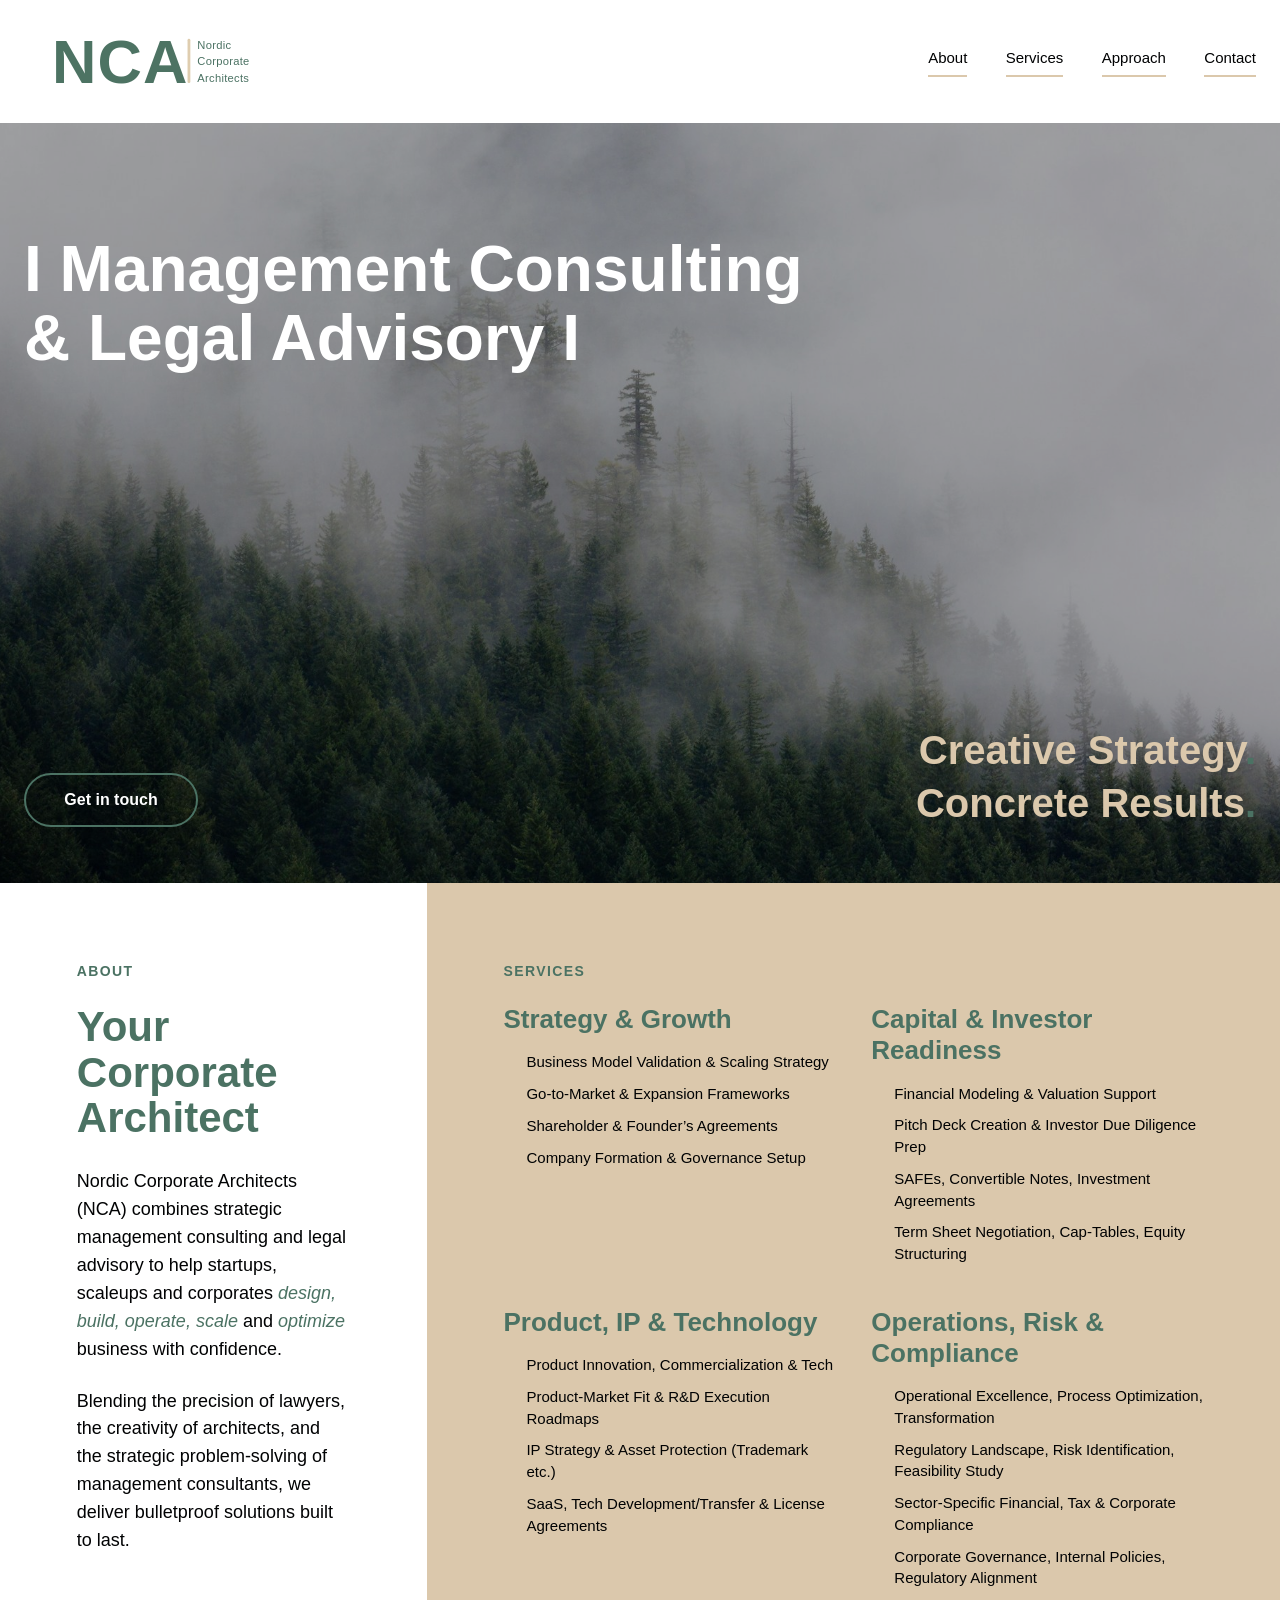
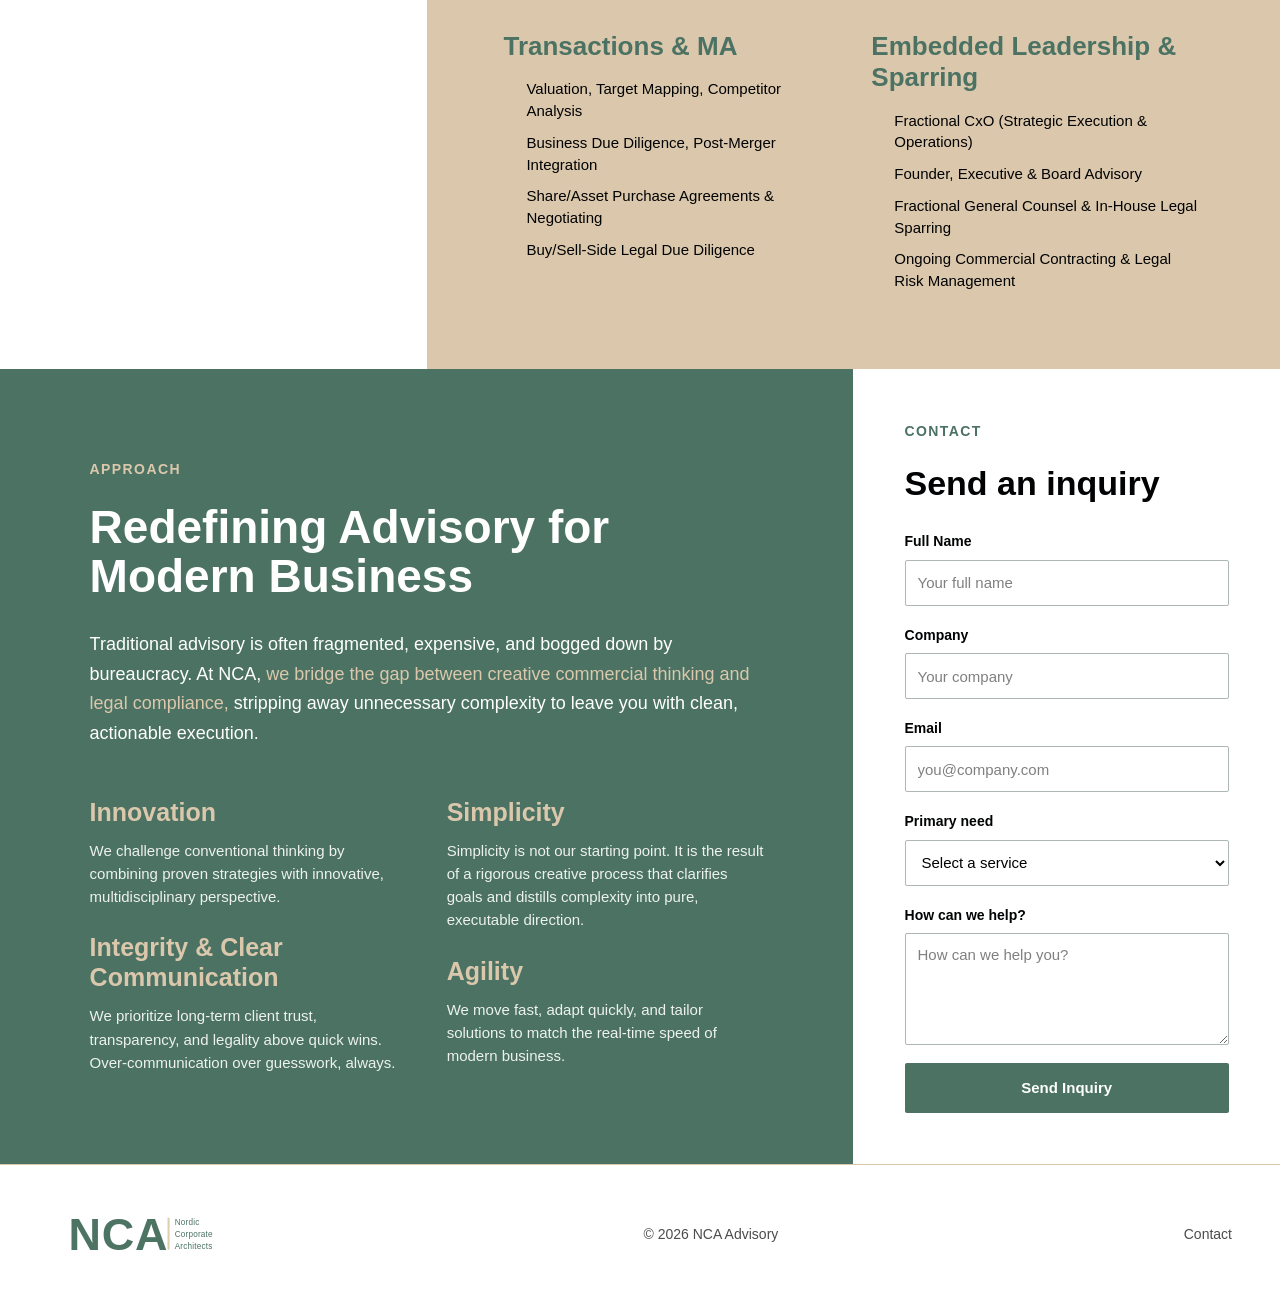
<file: index.html>
<!DOCTYPE html><!--qWGcJBD__X7987jmN_aBA--><html lang="en"><head><meta charSet="utf-8"/><meta name="viewport" content="width=device-width, initial-scale=1"/><link rel="preload" as="image" href="/_next/static/media/nca_logo.1916ac34.svg"/><link rel="preload" as="image" href="/images/hero_background_01.jpg"/><link rel="stylesheet" href="/_next/static/css/9f912f3a7a15a907.css" data-precedence="next"/><link rel="preload" as="script" fetchPriority="low" href="/_next/static/chunks/webpack-4e6bf084ac60582b.js"/><script src="/_next/static/chunks/4bd1b696-c023c6e3521b1417.js" async=""></script><script src="/_next/static/chunks/255-1f92380adbc6ec99.js" async=""></script><script src="/_next/static/chunks/main-app-1a03d2132babcd87.js" async=""></script><script src="/_next/static/chunks/850-9fa46099ca4fc916.js" async=""></script><script src="/_next/static/chunks/app/page-935fbdeb85a4fcc6.js" async=""></script><title>NCA</title><meta name="description" content="NCA combines strategic management consulting and legal advisory for modern businesses."/><link rel="icon" href="/icon.svg?50482b722c4ceec4" type="image/svg+xml" sizes="any"/><script src="/_next/static/chunks/polyfills-42372ed130431b0a.js" noModule=""></script></head><body><div hidden=""><!--$--><!--/$--></div><main><header class="site-header"><div class="site-header-inner"><a aria-label="NCA Advisory home" class="brand-link" href="/"><img alt="Nordic Corporate Architects" width="960" height="255" decoding="async" data-nimg="1" class="brand-logo" style="color:transparent" src="/_next/static/media/nca_logo.1916ac34.svg"/></a><nav aria-label="Main navigation" class="main-nav"><a href="#about">About</a><a href="#services">Services</a><a href="#approach">Approach</a><a href="#contact">Contact</a></nav></div></header><section aria-labelledby="hero-title" class="home-hero" id="top"><img alt="Misty evergreen forest" decoding="async" data-nimg="fill" class="hero-image" style="position:absolute;height:100%;width:100%;left:0;top:0;right:0;bottom:0;color:transparent" src="/images/hero_background_01.jpg"/><div aria-hidden="true" class="hero-shade"></div><div class="hero-inner"><div class="hero-copy page-enter"><h1 class="home-hero-title" id="hero-title">I Management Consulting<br/>&amp; Legal Advisory I</h1></div><div class="hero-bottom-row"><a class="hero-contact-button" href="/kontakt/">Get in touch</a><div aria-label="Our promise" class="hero-promises"><p>Creative Strategy<span>.</span></p><p>Concrete Results<span>.</span></p></div></div></div></section><section aria-labelledby="intro-title" class="intro-section" id="about"><div class="about-panel"><p class="section-eyebrow">About</p><h2 class="about-title" id="intro-title">Your Corporate Architect</h2><div class="about-copy"><p>Nordic Corporate Architects (NCA) combines strategic management consulting and legal advisory to help startups, scaleups and corporates <em>design, build, operate, scale</em> and <em>optimize</em> business with confidence.</p><p>Blending the precision of lawyers, the creativity of architects, and the strategic problem-solving of management consultants, we deliver bulletproof solutions built to last.</p></div></div><div aria-labelledby="services-title" class="services-panel" id="services"><h2 class="section-eyebrow" id="services-title">Services</h2><div class="services-list"><article class="service-group"><h3>Strategy &amp; Growth</h3><ul><li>Business Model Validation &amp; Scaling Strategy</li><li>Go-to-Market &amp; Expansion Frameworks</li><li>Shareholder &amp; Founder’s Agreements</li><li>Company Formation &amp; Governance Setup</li></ul></article><article class="service-group"><h3>Capital &amp; Investor Readiness</h3><ul><li>Financial Modeling &amp; Valuation Support</li><li>Pitch Deck Creation &amp; Investor Due Diligence Prep</li><li>SAFEs, Convertible Notes, Investment Agreements</li><li>Term Sheet Negotiation, Cap-Tables, Equity Structuring</li></ul></article><article class="service-group"><h3>Product, IP &amp; Technology</h3><ul><li>Product Innovation, Commercialization &amp; Tech</li><li>Product-Market Fit &amp; R&amp;D Execution Roadmaps</li><li>IP Strategy &amp; Asset Protection (Trademark etc.)</li><li>SaaS, Tech Development/Transfer &amp; License Agreements</li></ul></article><article class="service-group"><h3>Operations, Risk &amp; Compliance</h3><ul><li>Operational Excellence, Process Optimization, Transformation</li><li>Regulatory Landscape, Risk Identification, Feasibility Study</li><li>Sector-Specific Financial, Tax &amp; Corporate Compliance</li><li>Corporate Governance, Internal Policies, Regulatory Alignment</li></ul></article><article class="service-group"><h3>Transactions &amp; MA</h3><ul><li>Valuation, Target Mapping, Competitor Analysis</li><li>Business Due Diligence, Post-Merger Integration</li><li>Share/Asset Purchase Agreements &amp; Negotiating</li><li>Buy/Sell-Side Legal Due Diligence</li></ul></article><article class="service-group"><h3>Embedded Leadership &amp; Sparring</h3><ul><li>Fractional CxO (Strategic Execution &amp; Operations)</li><li>Founder, Executive &amp; Board Advisory</li><li>Fractional General Counsel &amp; In-House Legal Sparring</li><li>Ongoing Commercial Contracting &amp; Legal Risk Management</li></ul></article></div></div></section><section aria-labelledby="approach-title" class="approach-contact-section" id="approach"><div class="approach-main"><p class="approach-eyebrow">Approach</p><h2 id="approach-title">Redefining Advisory for Modern Business</h2><p class="approach-description">Traditional advisory is often fragmented, expensive, and bogged down by bureaucracy. At NCA, <span>we bridge the gap between creative commercial thinking and legal compliance,</span> stripping away unnecessary complexity to leave you with clean, actionable execution.</p><div class="principles-grid"><div class="principles-column"><article class="principle-item"><h3>Innovation</h3><p>We challenge conventional thinking by combining proven strategies with innovative, multidisciplinary perspective.</p></article><article class="principle-item"><h3>Integrity &amp; Clear Communication</h3><p>We prioritize long-term client trust, transparency, and legality above quick wins. Over-communication over guesswork, always.</p></article></div><div class="principles-column"><article class="principle-item"><h3>Simplicity</h3><p>Simplicity is not our starting point. It is the result of a rigorous creative process that clarifies goals and distills complexity into pure, executable direction.</p></article><article class="principle-item"><h3>Agility</h3><p>We move fast, adapt quickly, and tailor solutions to match the real-time speed of modern business.</p></article></div></div></div><aside aria-labelledby="inquiry-title" class="inquiry-panel" id="contact"><p class="inquiry-eyebrow">Contact</p><h2 id="inquiry-title">Send an inquiry</h2><form class="inquiry-form"><div class="inquiry-field"><label for="inquiry-name">Full Name</label><input autoComplete="name" id="inquiry-name" maxLength="120" placeholder="Your full name" required="" name="name"/></div><div class="inquiry-field"><label for="inquiry-company">Company</label><input autoComplete="organization" id="inquiry-company" maxLength="160" placeholder="Your company" required="" name="company"/></div><div class="inquiry-field"><label for="inquiry-email">Email</label><input autoComplete="email" id="inquiry-email" maxLength="254" placeholder="you@company.com" required="" type="email" name="email"/></div><div class="inquiry-field"><label for="inquiry-need">Primary need</label><select id="inquiry-need" name="primary_need" required=""><option disabled="" value="" selected="">Select a service</option><option value="Strategy &amp; Growth">Strategy &amp; Growth</option><option value="Capital &amp; Investor Readiness">Capital &amp; Investor Readiness</option><option value="Product, IP &amp; Technology">Product, IP &amp; Technology</option><option value="Operations, Risk &amp; Compliance">Operations, Risk &amp; Compliance</option><option value="Transactions &amp; MA">Transactions &amp; MA</option><option value="Embedded Leadership &amp; Sparring">Embedded Leadership &amp; Sparring</option></select></div><div class="inquiry-field"><label for="inquiry-message">How can we help?</label><textarea id="inquiry-message" maxLength="5000" name="message" placeholder="How can we help you?" required="" rows="4"></textarea></div><button class="inquiry-submit" type="submit">Send Inquiry</button></form></aside></section><footer class="site-footer"><div class="site-footer-inner"><a aria-label="NCA Advisory home" class="footer-brand" href="/"><img alt="Nordic Corporate Architects" loading="lazy" width="960" height="255" decoding="async" data-nimg="1" style="color:transparent" src="/_next/static/media/nca_logo.1916ac34.svg"/></a><span>© <!-- -->2026<!-- --> NCA Advisory</span><a href="/kontakt/">Contact</a></div></footer></main><!--$--><!--/$--><script src="/_next/static/chunks/webpack-4e6bf084ac60582b.js" id="_R_" async=""></script><script>(self.__next_f=self.__next_f||[]).push([0])</script><script>self.__next_f.push([1,"1:\"$Sreact.fragment\"\n2:I[9766,[],\"\"]\n3:I[8924,[],\"\"]\n4:I[2619,[\"850\",\"static/chunks/850-9fa46099ca4fc916.js\",\"974\",\"static/chunks/app/page-935fbdeb85a4fcc6.js\"],\"\"]\n5:I[1356,[\"850\",\"static/chunks/850-9fa46099ca4fc916.js\",\"974\",\"static/chunks/app/page-935fbdeb85a4fcc6.js\"],\"Image\"]\nd:I[7150,[],\"\"]\n:HL[\"/_next/static/css/9f912f3a7a15a907.css\",\"style\"]\n"])</script><script>self.__next_f.push([1,"0:{\"P\":null,\"b\":\"qWGcJBD_-X7987jmN_aBA\",\"p\":\"\",\"c\":[\"\",\"\"],\"i\":false,\"f\":[[[\"\",{\"children\":[\"__PAGE__\",{}]},\"$undefined\",\"$undefined\",true],[\"\",[\"$\",\"$1\",\"c\",{\"children\":[[[\"$\",\"link\",\"0\",{\"rel\":\"stylesheet\",\"href\":\"/_next/static/css/9f912f3a7a15a907.css\",\"precedence\":\"next\",\"crossOrigin\":\"$undefined\",\"nonce\":\"$undefined\"}]],[\"$\",\"html\",null,{\"lang\":\"en\",\"children\":[\"$\",\"body\",null,{\"children\":[\"$\",\"$L2\",null,{\"parallelRouterKey\":\"children\",\"error\":\"$undefined\",\"errorStyles\":\"$undefined\",\"errorScripts\":\"$undefined\",\"template\":[\"$\",\"$L3\",null,{}],\"templateStyles\":\"$undefined\",\"templateScripts\":\"$undefined\",\"notFound\":[[\"$\",\"main\",null,{\"className\":\"flex min-h-screen flex-col\",\"children\":[[\"$\",\"header\",null,{\"className\":\"mx-auto flex w-full max-w-7xl items-center justify-between px-6 py-6 sm:px-10 lg:px-14\",\"children\":[[\"$\",\"$L4\",null,{\"aria-label\":\"NCA Advisory home\",\"className\":\"brand-link\",\"href\":\"/\",\"children\":[\"$\",\"$L5\",null,{\"alt\":\"Nordic Corporate Architects\",\"className\":\"brand-logo\",\"height\":255,\"priority\":true,\"src\":{\"src\":\"/_next/static/media/nca_logo.1916ac34.svg\",\"height\":220,\"width\":465,\"blurWidth\":0,\"blurHeight\":0},\"width\":960}]}],[\"$\",\"span\",null,{\"className\":\"page-nav-link\",\"children\":\"Page not found\"}]]}],[\"$\",\"section\",null,{\"className\":\"mx-auto flex w-full max-w-7xl flex-1 flex-col justify-center px-6 py-16 sm:px-10 lg:px-14\",\"children\":[[\"$\",\"p\",null,{\"className\":\"mb-5 text-xs font-bold uppercase tracking-[0.18em] text-[var(--primary)]\",\"children\":\"Error 404\"}],[\"$\",\"h1\",null,{\"className\":\"display-font leading-tight\",\"children\":\"This page could not be found.\"}],[\"$\",\"p\",null,{\"className\":\"body-text mt-5 max-w-md leading-relaxed text-[var(--muted)]\",\"children\":\"The link may be outdated, or the address may have been entered incorrectly.\"}],[\"$\",\"$L4\",null,{\"className\":\"mt-8 inline-flex w-fit border-b border-[var(--primary)] pb-2 text-sm font-bold text-[var(--primary)]\",\"href\":\"/\",\"children\":\"Back to home\"}]]}],[\"$\",\"footer\",null,{\"className\":\"border-t border-[var(--line)] px-6 py-8 sm:px-10 lg:px-14\",\"children\":[\"$\",\"div\",null,{\"className\":\"site-footer-inner\",\"children\":[[\"$\",\"$L4\",null,{\"aria-label\":\"NCA Advisory home\",\"className\":\"footer-brand\",\"href\":\"/\",\"children\":[\"$\",\"$L5\",null,{\"alt\":\"Nordic Corporate Architects\",\"height\":255,\"src\":\"$0:f:0:1:1:props:children:1:props:children:props:children:props:notFound:0:props:children:0:props:children:0:props:children:props:src\",\"width\":960}]}],[\"$\",\"span\",null,{\"children\":[\"© \",2026,\" NCA Advisory\"]}]]}]}]]}],[]],\"forbidden\":\"$undefined\",\"unauthorized\":\"$undefined\"}]}]}]]}],{\"children\":[\"__PAGE__\",[\"$\",\"$1\",\"c\",{\"children\":[[\"$\",\"main\",null,{\"children\":[[\"$\",\"header\",null,{\"className\":\"site-header\",\"children\":[\"$\",\"div\",null,{\"className\":\"site-header-inner\",\"children\":[[\"$\",\"$L4\",null,{\"aria-label\":\"NCA Advisory home\",\"className\":\"brand-link\",\"href\":\"/\",\"children\":[\"$\",\"$L5\",null,{\"alt\":\"Nordic Corporate Architects\",\"className\":\"brand-logo\",\"height\":255,\"priority\":true,\"src\":\"$0:f:0:1:1:props:children:1:props:children:props:children:props:notFound:0:props:children:0:props:children:0:props:children:props:src\",\"width\":960}]}],[\"$\",\"nav\",null,{\"aria-label\":\"Main navigation\",\"className\":\"main-nav\",\"children\":[[\"$\",\"a\",null,{\"href\":\"#about\",\"children\":\"About\"}],[\"$\",\"a\",null,{\"href\":\"#services\",\"children\":\"Services\"}],[\"$\",\"a\",null,{\"href\":\"#approach\",\"children\":\"Approach\"}],[\"$\",\"a\",null,{\"href\":\"#contact\",\"children\":\"Contact\"}]]}]]}]}],[\"$\",\"section\",null,{\"aria-labelledby\":\"hero-title\",\"className\":\"home-hero\",\"id\":\"top\",\"children\":[[\"$\",\"$L5\",null,{\"alt\":\"Misty evergreen forest\",\"className\":\"hero-image\",\"fill\":true,\"priority\":true,\"sizes\":\"100vw\",\"src\":\"/images/hero_background_01.jpg\"}],[\"$\",\"div\",null,{\"aria-hidden\":\"true\",\"className\":\"hero-shade\"}],[\"$\",\"div\",null,{\"className\":\"hero-inner\",\"children\":[[\"$\",\"div\",null,{\"className\":\"hero-copy page-enter\",\"children\":[\"$\",\"h1\",null,{\"className\":\"home-hero-title\",\"id\":\"hero-title\",\"children\":[\"I Management Consulting\",[\"$\",\"br\",null,{}],\"\u0026 Legal Advisory I\"]}]}],[\"$\",\"div\",null,{\"className\":\"hero-bottom-row\",\"children\":[[\"$\",\"$L4\",null,{\"className\":\"hero-contact-button\",\"href\":\"/kontakt/\",\"children\":\"Get in touch\"}],[\"$\",\"div\",null,{\"aria-label\":\"Our promise\",\"className\":\"hero-promises\",\"children\":[[\"$\",\"p\",null,{\"children\":[\"Creative Strategy\",[\"$\",\"span\",null,{\"children\":\".\"}]]}],[\"$\",\"p\",null,{\"children\":[\"Concrete Results\",[\"$\",\"span\",null,{\"children\":\".\"}]]}]]}]]}]]}]]}],[\"$\",\"section\",null,{\"aria-labelledby\":\"intro-title\",\"className\":\"intro-section\",\"id\":\"about\",\"children\":[[\"$\",\"div\",null,{\"className\":\"about-panel\",\"children\":[[\"$\",\"p\",null,{\"className\":\"section-eyebrow\",\"children\":\"About\"}],[\"$\",\"h2\",null,{\"className\":\"about-title\",\"id\":\"intro-title\",\"children\":\"Your Corporate Architect\"}],[\"$\",\"div\",null,{\"className\":\"about-copy\",\"children\":[[\"$\",\"p\",null,{\"children\":[\"Nordic Corporate Architects (NCA) combines strategic management consulting and legal advisory to help startups, scaleups and corporates \",[\"$\",\"em\",null,{\"children\":\"design, build, operate, scale\"}],\" and \",\"$L6\",\" business with confidence.\"]}],\"$L7\"]}]]}],\"$L8\"]}],\"$L9\",\"$La\"]}],null,\"$Lb\"]}],{},null,false]},null,false],\"$Lc\",false]],\"m\":\"$undefined\",\"G\":[\"$d\",[]],\"s\":false,\"S\":true}\n"])</script><script>self.__next_f.push([1,"10:I[9198,[\"850\",\"static/chunks/850-9fa46099ca4fc916.js\",\"974\",\"static/chunks/app/page-935fbdeb85a4fcc6.js\"],\"default\"]\n11:I[4431,[],\"OutletBoundary\"]\n13:I[5278,[],\"AsyncMetadataOutlet\"]\n15:I[4431,[],\"ViewportBoundary\"]\n17:I[4431,[],\"MetadataBoundary\"]\n18:\"$Sreact.suspense\"\n6:[\"$\",\"em\",null,{\"children\":\"optimize\"}]\n7:[\"$\",\"p\",null,{\"children\":\"Blending the precision of lawyers, the creativity of architects, and the strategic problem-solving of management consultants, we deliver bulletproof solutions built to last.\"}]\n"])</script><script>self.__next_f.push([1,"8:[\"$\",\"div\",null,{\"aria-labelledby\":\"services-title\",\"className\":\"services-panel\",\"id\":\"services\",\"children\":[[\"$\",\"h2\",null,{\"className\":\"section-eyebrow\",\"id\":\"services-title\",\"children\":\"Services\"}],[\"$\",\"div\",null,{\"className\":\"services-list\",\"children\":[[\"$\",\"article\",\"Strategy \u0026 Growth\",{\"className\":\"service-group\",\"children\":[[\"$\",\"h3\",null,{\"children\":\"Strategy \u0026 Growth\"}],[\"$\",\"ul\",null,{\"children\":[[\"$\",\"li\",\"Business Model Validation \u0026 Scaling Strategy\",{\"children\":\"Business Model Validation \u0026 Scaling Strategy\"}],[\"$\",\"li\",\"Go-to-Market \u0026 Expansion Frameworks\",{\"children\":\"Go-to-Market \u0026 Expansion Frameworks\"}],[\"$\",\"li\",\"Shareholder \u0026 Founder’s Agreements\",{\"children\":\"Shareholder \u0026 Founder’s Agreements\"}],[\"$\",\"li\",\"Company Formation \u0026 Governance Setup\",{\"children\":\"Company Formation \u0026 Governance Setup\"}]]}]]}],[\"$\",\"article\",\"Capital \u0026 Investor Readiness\",{\"className\":\"service-group\",\"children\":[[\"$\",\"h3\",null,{\"children\":\"Capital \u0026 Investor Readiness\"}],[\"$\",\"ul\",null,{\"children\":[[\"$\",\"li\",\"Financial Modeling \u0026 Valuation Support\",{\"children\":\"Financial Modeling \u0026 Valuation Support\"}],[\"$\",\"li\",\"Pitch Deck Creation \u0026 Investor Due Diligence Prep\",{\"children\":\"Pitch Deck Creation \u0026 Investor Due Diligence Prep\"}],[\"$\",\"li\",\"SAFEs, Convertible Notes, Investment Agreements\",{\"children\":\"SAFEs, Convertible Notes, Investment Agreements\"}],[\"$\",\"li\",\"Term Sheet Negotiation, Cap-Tables, Equity Structuring\",{\"children\":\"Term Sheet Negotiation, Cap-Tables, Equity Structuring\"}]]}]]}],[\"$\",\"article\",\"Product, IP \u0026 Technology\",{\"className\":\"service-group\",\"children\":[[\"$\",\"h3\",null,{\"children\":\"Product, IP \u0026 Technology\"}],[\"$\",\"ul\",null,{\"children\":[[\"$\",\"li\",\"Product Innovation, Commercialization \u0026 Tech\",{\"children\":\"Product Innovation, Commercialization \u0026 Tech\"}],[\"$\",\"li\",\"Product-Market Fit \u0026 R\u0026D Execution Roadmaps\",{\"children\":\"Product-Market Fit \u0026 R\u0026D Execution Roadmaps\"}],[\"$\",\"li\",\"IP Strategy \u0026 Asset Protection (Trademark etc.)\",{\"children\":\"IP Strategy \u0026 Asset Protection (Trademark etc.)\"}],[\"$\",\"li\",\"SaaS, Tech Development/Transfer \u0026 License Agreements\",{\"children\":\"SaaS, Tech Development/Transfer \u0026 License Agreements\"}]]}]]}],[\"$\",\"article\",\"Operations, Risk \u0026 Compliance\",{\"className\":\"service-group\",\"children\":[[\"$\",\"h3\",null,{\"children\":\"Operations, Risk \u0026 Compliance\"}],[\"$\",\"ul\",null,{\"children\":[[\"$\",\"li\",\"Operational Excellence, Process Optimization, Transformation\",{\"children\":\"Operational Excellence, Process Optimization, Transformation\"}],[\"$\",\"li\",\"Regulatory Landscape, Risk Identification, Feasibility Study\",{\"children\":\"Regulatory Landscape, Risk Identification, Feasibility Study\"}],[\"$\",\"li\",\"Sector-Specific Financial, Tax \u0026 Corporate Compliance\",{\"children\":\"Sector-Specific Financial, Tax \u0026 Corporate Compliance\"}],[\"$\",\"li\",\"Corporate Governance, Internal Policies, Regulatory Alignment\",{\"children\":\"Corporate Governance, Internal Policies, Regulatory Alignment\"}]]}]]}],[\"$\",\"article\",\"Transactions \u0026 MA\",{\"className\":\"service-group\",\"children\":[[\"$\",\"h3\",null,{\"children\":\"Transactions \u0026 MA\"}],[\"$\",\"ul\",null,{\"children\":[[\"$\",\"li\",\"Valuation, Target Mapping, Competitor Analysis\",{\"children\":\"Valuation, Target Mapping, Competitor Analysis\"}],[\"$\",\"li\",\"Business Due Diligence, Post-Merger Integration\",{\"children\":\"Business Due Diligence, Post-Merger Integration\"}],[\"$\",\"li\",\"Share/Asset Purchase Agreements \u0026 Negotiating\",{\"children\":\"Share/Asset Purchase Agreements \u0026 Negotiating\"}],[\"$\",\"li\",\"Buy/Sell-Side Legal Due Diligence\",{\"children\":\"Buy/Sell-Side Legal Due Diligence\"}]]}]]}],[\"$\",\"article\",\"Embedded Leadership \u0026 Sparring\",{\"className\":\"service-group\",\"children\":[[\"$\",\"h3\",null,{\"children\":\"Embedded Leadership \u0026 Sparring\"}],[\"$\",\"ul\",null,{\"children\":[[\"$\",\"li\",\"Fractional CxO (Strategic Execution \u0026 Operations)\",{\"children\":\"Fractional CxO (Strategic Execution \u0026 Operations)\"}],[\"$\",\"li\",\"Founder, Executive \u0026 Board Advisory\",{\"children\":\"Founder, Executive \u0026 Board Advisory\"}],\"$Le\",\"$Lf\"]}]]}]]}]]}]\n"])</script><script>self.__next_f.push([1,"9:[\"$\",\"section\",null,{\"aria-labelledby\":\"approach-title\",\"className\":\"approach-contact-section\",\"id\":\"approach\",\"children\":[[\"$\",\"div\",null,{\"className\":\"approach-main\",\"children\":[[\"$\",\"p\",null,{\"className\":\"approach-eyebrow\",\"children\":\"Approach\"}],[\"$\",\"h2\",null,{\"id\":\"approach-title\",\"children\":\"Redefining Advisory for Modern Business\"}],[\"$\",\"p\",null,{\"className\":\"approach-description\",\"children\":[\"Traditional advisory is often fragmented, expensive, and bogged down by bureaucracy. At NCA, \",[\"$\",\"span\",null,{\"children\":\"we bridge the gap between creative commercial thinking and legal compliance,\"}],\" stripping away unnecessary complexity to leave you with clean, actionable execution.\"]}],[\"$\",\"div\",null,{\"className\":\"principles-grid\",\"children\":[[\"$\",\"div\",null,{\"className\":\"principles-column\",\"children\":[[\"$\",\"article\",null,{\"className\":\"principle-item\",\"children\":[[\"$\",\"h3\",null,{\"children\":\"Innovation\"}],[\"$\",\"p\",null,{\"children\":\"We challenge conventional thinking by combining proven strategies with innovative, multidisciplinary perspective.\"}]]}],[\"$\",\"article\",null,{\"className\":\"principle-item\",\"children\":[[\"$\",\"h3\",null,{\"children\":\"Integrity \u0026 Clear Communication\"}],[\"$\",\"p\",null,{\"children\":\"We prioritize long-term client trust, transparency, and legality above quick wins. Over-communication over guesswork, always.\"}]]}]]}],[\"$\",\"div\",null,{\"className\":\"principles-column\",\"children\":[[\"$\",\"article\",null,{\"className\":\"principle-item\",\"children\":[[\"$\",\"h3\",null,{\"children\":\"Simplicity\"}],[\"$\",\"p\",null,{\"children\":\"Simplicity is not our starting point. It is the result of a rigorous creative process that clarifies goals and distills complexity into pure, executable direction.\"}]]}],[\"$\",\"article\",null,{\"className\":\"principle-item\",\"children\":[[\"$\",\"h3\",null,{\"children\":\"Agility\"}],[\"$\",\"p\",null,{\"children\":\"We move fast, adapt quickly, and tailor solutions to match the real-time speed of modern business.\"}]]}]]}]]}]]}],[\"$\",\"aside\",null,{\"aria-labelledby\":\"inquiry-title\",\"className\":\"inquiry-panel\",\"id\":\"contact\",\"children\":[[\"$\",\"p\",null,{\"className\":\"inquiry-eyebrow\",\"children\":\"Contact\"}],[\"$\",\"h2\",null,{\"id\":\"inquiry-title\",\"children\":\"Send an inquiry\"}],[\"$\",\"$L10\",null,{}]]}]]}]\n"])</script><script>self.__next_f.push([1,"a:[\"$\",\"footer\",null,{\"className\":\"site-footer\",\"children\":[\"$\",\"div\",null,{\"className\":\"site-footer-inner\",\"children\":[[\"$\",\"$L4\",null,{\"aria-label\":\"NCA Advisory home\",\"className\":\"footer-brand\",\"href\":\"/\",\"children\":[\"$\",\"$L5\",null,{\"alt\":\"Nordic Corporate Architects\",\"height\":255,\"src\":\"$0:f:0:1:1:props:children:1:props:children:props:children:props:notFound:0:props:children:0:props:children:0:props:children:props:src\",\"width\":960}]}],[\"$\",\"span\",null,{\"children\":[\"© \",2026,\" NCA Advisory\"]}],[\"$\",\"$L4\",null,{\"href\":\"/kontakt/\",\"children\":\"Contact\"}]]}]}]\nb:[\"$\",\"$L11\",null,{\"children\":[\"$L12\",[\"$\",\"$L13\",null,{\"promise\":\"$@14\"}]]}]\nc:[\"$\",\"$1\",\"h\",{\"children\":[null,[[\"$\",\"$L15\",null,{\"children\":\"$L16\"}],null],[\"$\",\"$L17\",null,{\"children\":[\"$\",\"div\",null,{\"hidden\":true,\"children\":[\"$\",\"$18\",null,{\"fallback\":null,\"children\":\"$L19\"}]}]}]]}]\n"])</script><script>self.__next_f.push([1,"e:[\"$\",\"li\",\"Fractional General Counsel \u0026 In-House Legal Sparring\",{\"children\":\"Fractional General Counsel \u0026 In-House Legal Sparring\"}]\nf:[\"$\",\"li\",\"Ongoing Commercial Contracting \u0026 Legal Risk Management\",{\"children\":\"Ongoing Commercial Contracting \u0026 Legal Risk Management\"}]\n"])</script><script>self.__next_f.push([1,"16:[[\"$\",\"meta\",\"0\",{\"charSet\":\"utf-8\"}],[\"$\",\"meta\",\"1\",{\"name\":\"viewport\",\"content\":\"width=device-width, initial-scale=1\"}]]\n12:null\n"])</script><script>self.__next_f.push([1,"1a:I[622,[],\"IconMark\"]\n14:{\"metadata\":[[\"$\",\"title\",\"0\",{\"children\":\"NCA\"}],[\"$\",\"meta\",\"1\",{\"name\":\"description\",\"content\":\"NCA combines strategic management consulting and legal advisory for modern businesses.\"}],[\"$\",\"link\",\"2\",{\"rel\":\"icon\",\"href\":\"/icon.svg?50482b722c4ceec4\",\"type\":\"image/svg+xml\",\"sizes\":\"any\"}],[\"$\",\"$L1a\",\"3\",{}]],\"error\":null,\"digest\":\"$undefined\"}\n"])</script><script>self.__next_f.push([1,"19:\"$14:metadata\"\n"])</script></body></html>
</file>
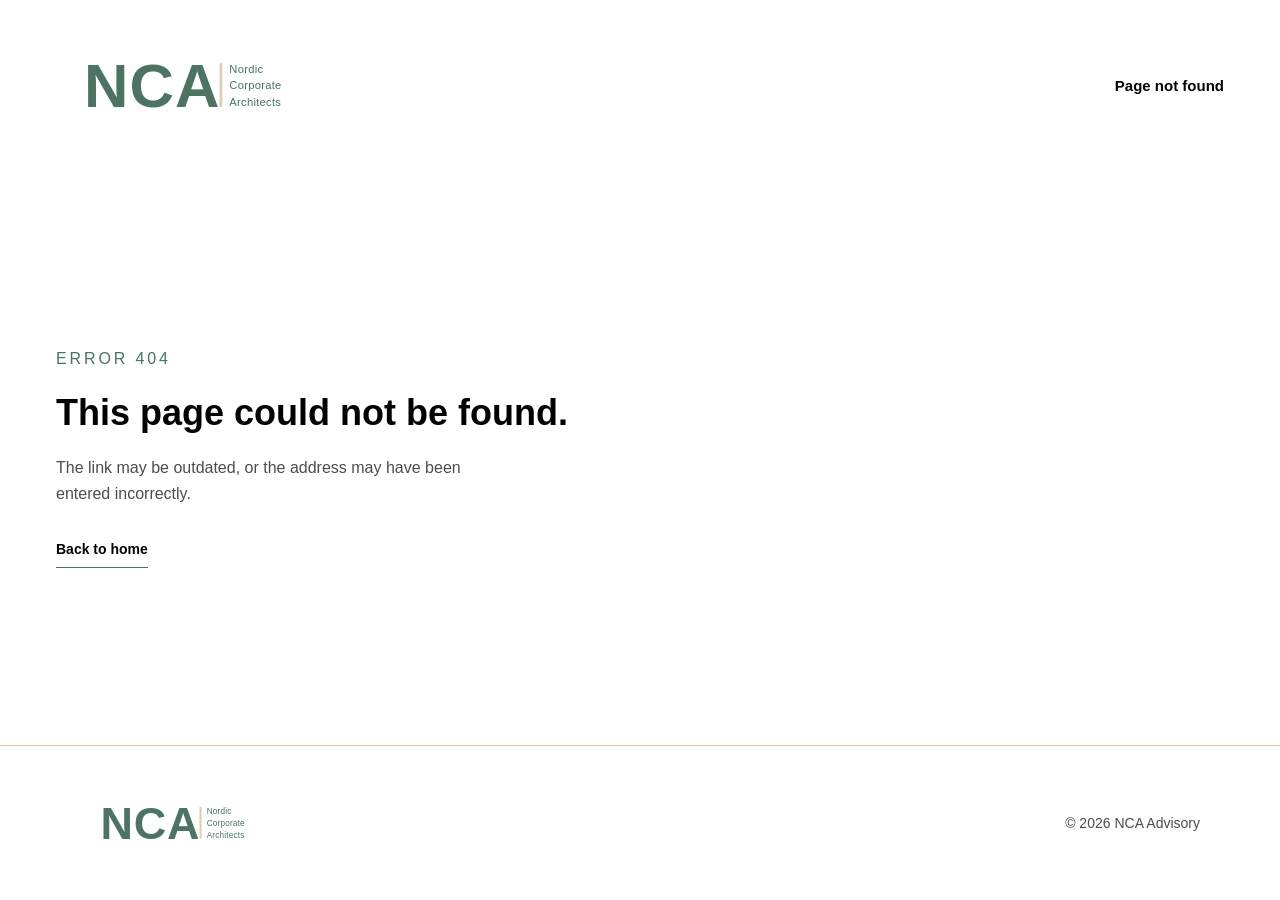
<file: 404/index.html>
<!DOCTYPE html><!--qWGcJBD__X7987jmN_aBA--><html lang="en"><head><meta charSet="utf-8"/><meta name="viewport" content="width=device-width, initial-scale=1"/><link rel="preload" as="image" href="/_next/static/media/nca_logo.1916ac34.svg"/><link rel="stylesheet" href="/_next/static/css/9f912f3a7a15a907.css" data-precedence="next"/><link rel="preload" as="script" fetchPriority="low" href="/_next/static/chunks/webpack-4e6bf084ac60582b.js"/><script src="/_next/static/chunks/4bd1b696-c023c6e3521b1417.js" async=""></script><script src="/_next/static/chunks/255-1f92380adbc6ec99.js" async=""></script><script src="/_next/static/chunks/main-app-1a03d2132babcd87.js" async=""></script><script src="/_next/static/chunks/850-9fa46099ca4fc916.js" async=""></script><script src="/_next/static/chunks/app/page-935fbdeb85a4fcc6.js" async=""></script><meta name="robots" content="noindex"/><title>NCA</title><meta name="description" content="NCA combines strategic management consulting and legal advisory for modern businesses."/><link rel="icon" href="/icon.svg?50482b722c4ceec4" type="image/svg+xml" sizes="any"/><script src="/_next/static/chunks/polyfills-42372ed130431b0a.js" noModule=""></script></head><body><div hidden=""><!--$--><!--/$--></div><main class="flex min-h-screen flex-col"><header class="mx-auto flex w-full max-w-7xl items-center justify-between px-6 py-6 sm:px-10 lg:px-14"><a aria-label="NCA Advisory home" class="brand-link" href="/"><img alt="Nordic Corporate Architects" width="960" height="255" decoding="async" data-nimg="1" class="brand-logo" style="color:transparent" src="/_next/static/media/nca_logo.1916ac34.svg"/></a><span class="page-nav-link">Page not found</span></header><section class="mx-auto flex w-full max-w-7xl flex-1 flex-col justify-center px-6 py-16 sm:px-10 lg:px-14"><p class="mb-5 text-xs font-bold uppercase tracking-[0.18em] text-[var(--primary)]">Error 404</p><h1 class="display-font leading-tight">This page could not be found.</h1><p class="body-text mt-5 max-w-md leading-relaxed text-[var(--muted)]">The link may be outdated, or the address may have been entered incorrectly.</p><a class="mt-8 inline-flex w-fit border-b border-[var(--primary)] pb-2 text-sm font-bold text-[var(--primary)]" href="/">Back to home</a></section><footer class="border-t border-[var(--line)] px-6 py-8 sm:px-10 lg:px-14"><div class="site-footer-inner"><a aria-label="NCA Advisory home" class="footer-brand" href="/"><img alt="Nordic Corporate Architects" loading="lazy" width="960" height="255" decoding="async" data-nimg="1" style="color:transparent" src="/_next/static/media/nca_logo.1916ac34.svg"/></a><span>© <!-- -->2026<!-- --> NCA Advisory</span></div></footer></main><!--$--><!--/$--><script src="/_next/static/chunks/webpack-4e6bf084ac60582b.js" id="_R_" async=""></script><script>(self.__next_f=self.__next_f||[]).push([0])</script><script>self.__next_f.push([1,"1:\"$Sreact.fragment\"\n2:I[9766,[],\"\"]\n3:I[8924,[],\"\"]\n4:I[2619,[\"850\",\"static/chunks/850-9fa46099ca4fc916.js\",\"974\",\"static/chunks/app/page-935fbdeb85a4fcc6.js\"],\"\"]\n5:I[1356,[\"850\",\"static/chunks/850-9fa46099ca4fc916.js\",\"974\",\"static/chunks/app/page-935fbdeb85a4fcc6.js\"],\"Image\"]\n6:I[4431,[],\"OutletBoundary\"]\n8:I[5278,[],\"AsyncMetadataOutlet\"]\na:I[4431,[],\"ViewportBoundary\"]\nc:I[4431,[],\"MetadataBoundary\"]\ne:I[7150,[],\"\"]\n:HL[\"/_next/static/css/9f912f3a7a15a907.css\",\"style\"]\n"])</script><script>self.__next_f.push([1,"0:{\"P\":null,\"b\":\"qWGcJBD_-X7987jmN_aBA\",\"p\":\"\",\"c\":[\"\",\"_not-found\",\"\"],\"i\":false,\"f\":[[[\"\",{\"children\":[\"/_not-found\",{\"children\":[\"__PAGE__\",{}]}]},\"$undefined\",\"$undefined\",true],[\"\",[\"$\",\"$1\",\"c\",{\"children\":[[[\"$\",\"link\",\"0\",{\"rel\":\"stylesheet\",\"href\":\"/_next/static/css/9f912f3a7a15a907.css\",\"precedence\":\"next\",\"crossOrigin\":\"$undefined\",\"nonce\":\"$undefined\"}]],[\"$\",\"html\",null,{\"lang\":\"en\",\"children\":[\"$\",\"body\",null,{\"children\":[\"$\",\"$L2\",null,{\"parallelRouterKey\":\"children\",\"error\":\"$undefined\",\"errorStyles\":\"$undefined\",\"errorScripts\":\"$undefined\",\"template\":[\"$\",\"$L3\",null,{}],\"templateStyles\":\"$undefined\",\"templateScripts\":\"$undefined\",\"notFound\":[[\"$\",\"main\",null,{\"className\":\"flex min-h-screen flex-col\",\"children\":[[\"$\",\"header\",null,{\"className\":\"mx-auto flex w-full max-w-7xl items-center justify-between px-6 py-6 sm:px-10 lg:px-14\",\"children\":[[\"$\",\"$L4\",null,{\"aria-label\":\"NCA Advisory home\",\"className\":\"brand-link\",\"href\":\"/\",\"children\":[\"$\",\"$L5\",null,{\"alt\":\"Nordic Corporate Architects\",\"className\":\"brand-logo\",\"height\":255,\"priority\":true,\"src\":{\"src\":\"/_next/static/media/nca_logo.1916ac34.svg\",\"height\":220,\"width\":465,\"blurWidth\":0,\"blurHeight\":0},\"width\":960}]}],[\"$\",\"span\",null,{\"className\":\"page-nav-link\",\"children\":\"Page not found\"}]]}],[\"$\",\"section\",null,{\"className\":\"mx-auto flex w-full max-w-7xl flex-1 flex-col justify-center px-6 py-16 sm:px-10 lg:px-14\",\"children\":[[\"$\",\"p\",null,{\"className\":\"mb-5 text-xs font-bold uppercase tracking-[0.18em] text-[var(--primary)]\",\"children\":\"Error 404\"}],[\"$\",\"h1\",null,{\"className\":\"display-font leading-tight\",\"children\":\"This page could not be found.\"}],[\"$\",\"p\",null,{\"className\":\"body-text mt-5 max-w-md leading-relaxed text-[var(--muted)]\",\"children\":\"The link may be outdated, or the address may have been entered incorrectly.\"}],[\"$\",\"$L4\",null,{\"className\":\"mt-8 inline-flex w-fit border-b border-[var(--primary)] pb-2 text-sm font-bold text-[var(--primary)]\",\"href\":\"/\",\"children\":\"Back to home\"}]]}],[\"$\",\"footer\",null,{\"className\":\"border-t border-[var(--line)] px-6 py-8 sm:px-10 lg:px-14\",\"children\":[\"$\",\"div\",null,{\"className\":\"site-footer-inner\",\"children\":[[\"$\",\"$L4\",null,{\"aria-label\":\"NCA Advisory home\",\"className\":\"footer-brand\",\"href\":\"/\",\"children\":[\"$\",\"$L5\",null,{\"alt\":\"Nordic Corporate Architects\",\"height\":255,\"src\":\"$0:f:0:1:1:props:children:1:props:children:props:children:props:notFound:0:props:children:0:props:children:0:props:children:props:src\",\"width\":960}]}],[\"$\",\"span\",null,{\"children\":[\"© \",2026,\" NCA Advisory\"]}]]}]}]]}],[]],\"forbidden\":\"$undefined\",\"unauthorized\":\"$undefined\"}]}]}]]}],{\"children\":[\"/_not-found\",[\"$\",\"$1\",\"c\",{\"children\":[null,[\"$\",\"$L2\",null,{\"parallelRouterKey\":\"children\",\"error\":\"$undefined\",\"errorStyles\":\"$undefined\",\"errorScripts\":\"$undefined\",\"template\":[\"$\",\"$L3\",null,{}],\"templateStyles\":\"$undefined\",\"templateScripts\":\"$undefined\",\"notFound\":\"$undefined\",\"forbidden\":\"$undefined\",\"unauthorized\":\"$undefined\"}]]}],{\"children\":[\"__PAGE__\",[\"$\",\"$1\",\"c\",{\"children\":[[\"$\",\"main\",null,{\"className\":\"flex min-h-screen flex-col\",\"children\":[[\"$\",\"header\",null,{\"className\":\"mx-auto flex w-full max-w-7xl items-center justify-between px-6 py-6 sm:px-10 lg:px-14\",\"children\":[[\"$\",\"$L4\",null,{\"aria-label\":\"NCA Advisory home\",\"className\":\"brand-link\",\"href\":\"/\",\"children\":[\"$\",\"$L5\",null,{\"alt\":\"Nordic Corporate Architects\",\"className\":\"brand-logo\",\"height\":255,\"priority\":true,\"src\":\"$0:f:0:1:1:props:children:1:props:children:props:children:props:notFound:0:props:children:0:props:children:0:props:children:props:src\",\"width\":960}]}],[\"$\",\"span\",null,{\"className\":\"page-nav-link\",\"children\":\"Page not found\"}]]}],[\"$\",\"section\",null,{\"className\":\"mx-auto flex w-full max-w-7xl flex-1 flex-col justify-center px-6 py-16 sm:px-10 lg:px-14\",\"children\":[[\"$\",\"p\",null,{\"className\":\"mb-5 text-xs font-bold uppercase tracking-[0.18em] text-[var(--primary)]\",\"children\":\"Error 404\"}],[\"$\",\"h1\",null,{\"className\":\"display-font leading-tight\",\"children\":\"This page could not be found.\"}],[\"$\",\"p\",null,{\"className\":\"body-text mt-5 max-w-md leading-relaxed text-[var(--muted)]\",\"children\":\"The link may be outdated, or the address may have been entered incorrectly.\"}],[\"$\",\"$L4\",null,{\"className\":\"mt-8 inline-flex w-fit border-b border-[var(--primary)] pb-2 text-sm font-bold text-[var(--primary)]\",\"href\":\"/\",\"children\":\"Back to home\"}]]}],[\"$\",\"footer\",null,{\"className\":\"border-t border-[var(--line)] px-6 py-8 sm:px-10 lg:px-14\",\"children\":[\"$\",\"div\",null,{\"className\":\"site-footer-inner\",\"children\":[[\"$\",\"$L4\",null,{\"aria-label\":\"NCA Advisory home\",\"className\":\"footer-brand\",\"href\":\"/\",\"children\":[\"$\",\"$L5\",null,{\"alt\":\"Nordic Corporate Architects\",\"height\":255,\"src\":\"$0:f:0:1:1:props:children:1:props:children:props:children:props:notFound:0:props:children:0:props:children:0:props:children:props:src\",\"width\":960}]}],[\"$\",\"span\",null,{\"children\":[\"© \",2026,\" NCA Advisory\"]}]]}]}]]}],null,[\"$\",\"$L6\",null,{\"children\":[\"$L7\",[\"$\",\"$L8\",null,{\"promise\":\"$@9\"}]]}]]}],{},null,false]},null,false]},null,false],[\"$\",\"$1\",\"h\",{\"children\":[[\"$\",\"meta\",null,{\"name\":\"robots\",\"content\":\"noindex\"}],[[\"$\",\"$La\",null,{\"children\":\"$Lb\"}],null],[\"$\",\"$Lc\",null,{\"children\":\"$Ld\"}]]}],false]],\"m\":\"$undefined\",\"G\":[\"$e\",[]],\"s\":false,\"S\":true}\n"])</script><script>self.__next_f.push([1,"f:\"$Sreact.suspense\"\nd:[\"$\",\"div\",null,{\"hidden\":true,\"children\":[\"$\",\"$f\",null,{\"fallback\":null,\"children\":\"$L10\"}]}]\n"])</script><script>self.__next_f.push([1,"b:[[\"$\",\"meta\",\"0\",{\"charSet\":\"utf-8\"}],[\"$\",\"meta\",\"1\",{\"name\":\"viewport\",\"content\":\"width=device-width, initial-scale=1\"}]]\n7:null\n"])</script><script>self.__next_f.push([1,"11:I[622,[],\"IconMark\"]\n9:{\"metadata\":[[\"$\",\"title\",\"0\",{\"children\":\"NCA\"}],[\"$\",\"meta\",\"1\",{\"name\":\"description\",\"content\":\"NCA combines strategic management consulting and legal advisory for modern businesses.\"}],[\"$\",\"link\",\"2\",{\"rel\":\"icon\",\"href\":\"/icon.svg?50482b722c4ceec4\",\"type\":\"image/svg+xml\",\"sizes\":\"any\"}],[\"$\",\"$L11\",\"3\",{}]],\"error\":null,\"digest\":\"$undefined\"}\n"])</script><script>self.__next_f.push([1,"10:\"$9:metadata\"\n"])</script></body></html>
</file>
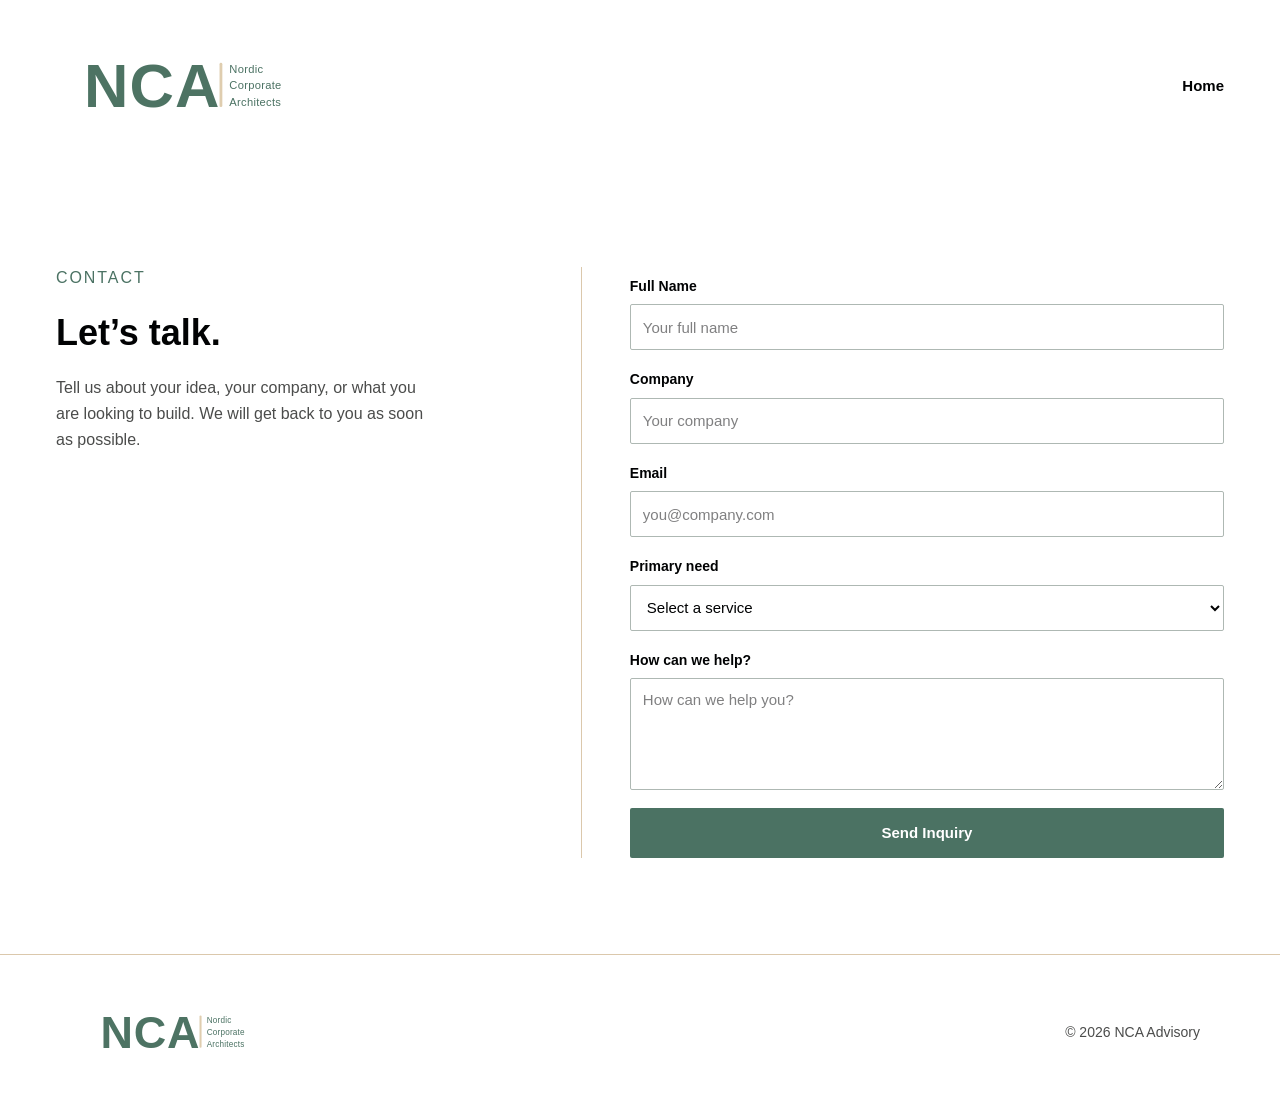
<file: kontakt/index.html>
<!DOCTYPE html><!--qWGcJBD__X7987jmN_aBA--><html lang="en"><head><meta charSet="utf-8"/><meta name="viewport" content="width=device-width, initial-scale=1"/><link rel="preload" as="image" href="/_next/static/media/nca_logo.1916ac34.svg"/><link rel="stylesheet" href="/_next/static/css/9f912f3a7a15a907.css" data-precedence="next"/><link rel="preload" as="script" fetchPriority="low" href="/_next/static/chunks/webpack-4e6bf084ac60582b.js"/><script src="/_next/static/chunks/4bd1b696-c023c6e3521b1417.js" async=""></script><script src="/_next/static/chunks/255-1f92380adbc6ec99.js" async=""></script><script src="/_next/static/chunks/main-app-1a03d2132babcd87.js" async=""></script><script src="/_next/static/chunks/850-9fa46099ca4fc916.js" async=""></script><script src="/_next/static/chunks/app/kontakt/page-935fbdeb85a4fcc6.js" async=""></script><title>Contact | NCA</title><meta name="description" content="Contact NCA to discuss your business, legal, or strategic needs."/><link rel="icon" href="/icon.svg?50482b722c4ceec4" type="image/svg+xml" sizes="any"/><script src="/_next/static/chunks/polyfills-42372ed130431b0a.js" noModule=""></script></head><body><div hidden=""><!--$--><!--/$--></div><main class="min-h-screen"><header class="mx-auto flex w-full max-w-7xl items-center justify-between px-6 py-6 sm:px-10 lg:px-14"><a aria-label="NCA Advisory home" class="brand-link" href="/"><img alt="Nordic Corporate Architects" width="960" height="255" decoding="async" data-nimg="1" class="brand-logo" style="color:transparent" src="/_next/static/media/nca_logo.1916ac34.svg"/></a><a class="page-nav-link" href="/">Home</a></header><section class="mx-auto grid w-full max-w-7xl gap-12 px-6 py-16 sm:px-10 lg:grid-cols-[0.8fr_1.2fr] lg:gap-24 lg:px-14 lg:py-24"><div><p class="mb-5 text-sm font-bold uppercase tracking-[0.12em] text-[var(--primary)]">Contact</p><h1 class="display-font leading-tight">Let’s talk.</h1><p class="body-text mt-5 max-w-sm leading-relaxed text-[var(--muted)]">Tell us about your idea, your company, or what you are looking to build. We will get back to you as soon as possible.</p></div><div class="border-t border-[var(--line)] pt-2 lg:border-l lg:border-t-0 lg:pl-12"><form class="inquiry-form"><div class="inquiry-field"><label for="inquiry-name">Full Name</label><input autoComplete="name" id="inquiry-name" maxLength="120" placeholder="Your full name" required="" name="name"/></div><div class="inquiry-field"><label for="inquiry-company">Company</label><input autoComplete="organization" id="inquiry-company" maxLength="160" placeholder="Your company" required="" name="company"/></div><div class="inquiry-field"><label for="inquiry-email">Email</label><input autoComplete="email" id="inquiry-email" maxLength="254" placeholder="you@company.com" required="" type="email" name="email"/></div><div class="inquiry-field"><label for="inquiry-need">Primary need</label><select id="inquiry-need" name="primary_need" required=""><option disabled="" value="" selected="">Select a service</option><option value="Strategy &amp; Growth">Strategy &amp; Growth</option><option value="Capital &amp; Investor Readiness">Capital &amp; Investor Readiness</option><option value="Product, IP &amp; Technology">Product, IP &amp; Technology</option><option value="Operations, Risk &amp; Compliance">Operations, Risk &amp; Compliance</option><option value="Transactions &amp; MA">Transactions &amp; MA</option><option value="Embedded Leadership &amp; Sparring">Embedded Leadership &amp; Sparring</option></select></div><div class="inquiry-field"><label for="inquiry-message">How can we help?</label><textarea id="inquiry-message" maxLength="5000" name="message" placeholder="How can we help you?" required="" rows="4"></textarea></div><button class="inquiry-submit" type="submit">Send Inquiry</button></form></div></section><footer class="border-t border-[var(--line)] px-6 py-8 sm:px-10 lg:px-14"><div class="site-footer-inner"><a aria-label="NCA Advisory home" class="footer-brand" href="/"><img alt="Nordic Corporate Architects" loading="lazy" width="960" height="255" decoding="async" data-nimg="1" style="color:transparent" src="/_next/static/media/nca_logo.1916ac34.svg"/></a><span>© <!-- -->2026<!-- --> NCA Advisory</span></div></footer></main><!--$--><!--/$--><script src="/_next/static/chunks/webpack-4e6bf084ac60582b.js" id="_R_" async=""></script><script>(self.__next_f=self.__next_f||[]).push([0])</script><script>self.__next_f.push([1,"1:\"$Sreact.fragment\"\n2:I[9766,[],\"\"]\n3:I[8924,[],\"\"]\n4:I[2619,[\"850\",\"static/chunks/850-9fa46099ca4fc916.js\",\"937\",\"static/chunks/app/kontakt/page-935fbdeb85a4fcc6.js\"],\"\"]\n5:I[1356,[\"850\",\"static/chunks/850-9fa46099ca4fc916.js\",\"937\",\"static/chunks/app/kontakt/page-935fbdeb85a4fcc6.js\"],\"Image\"]\n6:I[9198,[\"850\",\"static/chunks/850-9fa46099ca4fc916.js\",\"937\",\"static/chunks/app/kontakt/page-935fbdeb85a4fcc6.js\"],\"default\"]\n7:I[4431,[],\"OutletBoundary\"]\n9:I[5278,[],\"AsyncMetadataOutlet\"]\nb:I[4431,[],\"ViewportBoundary\"]\nd:I[4431,[],\"MetadataBoundary\"]\ne:\"$Sreact.suspense\"\n10:I[7150,[],\"\"]\n:HL[\"/_next/static/css/9f912f3a7a15a907.css\",\"style\"]\n"])</script><script>self.__next_f.push([1,"0:{\"P\":null,\"b\":\"qWGcJBD_-X7987jmN_aBA\",\"p\":\"\",\"c\":[\"\",\"kontakt\",\"\"],\"i\":false,\"f\":[[[\"\",{\"children\":[\"kontakt\",{\"children\":[\"__PAGE__\",{}]}]},\"$undefined\",\"$undefined\",true],[\"\",[\"$\",\"$1\",\"c\",{\"children\":[[[\"$\",\"link\",\"0\",{\"rel\":\"stylesheet\",\"href\":\"/_next/static/css/9f912f3a7a15a907.css\",\"precedence\":\"next\",\"crossOrigin\":\"$undefined\",\"nonce\":\"$undefined\"}]],[\"$\",\"html\",null,{\"lang\":\"en\",\"children\":[\"$\",\"body\",null,{\"children\":[\"$\",\"$L2\",null,{\"parallelRouterKey\":\"children\",\"error\":\"$undefined\",\"errorStyles\":\"$undefined\",\"errorScripts\":\"$undefined\",\"template\":[\"$\",\"$L3\",null,{}],\"templateStyles\":\"$undefined\",\"templateScripts\":\"$undefined\",\"notFound\":[[\"$\",\"main\",null,{\"className\":\"flex min-h-screen flex-col\",\"children\":[[\"$\",\"header\",null,{\"className\":\"mx-auto flex w-full max-w-7xl items-center justify-between px-6 py-6 sm:px-10 lg:px-14\",\"children\":[[\"$\",\"$L4\",null,{\"aria-label\":\"NCA Advisory home\",\"className\":\"brand-link\",\"href\":\"/\",\"children\":[\"$\",\"$L5\",null,{\"alt\":\"Nordic Corporate Architects\",\"className\":\"brand-logo\",\"height\":255,\"priority\":true,\"src\":{\"src\":\"/_next/static/media/nca_logo.1916ac34.svg\",\"height\":220,\"width\":465,\"blurWidth\":0,\"blurHeight\":0},\"width\":960}]}],[\"$\",\"span\",null,{\"className\":\"page-nav-link\",\"children\":\"Page not found\"}]]}],[\"$\",\"section\",null,{\"className\":\"mx-auto flex w-full max-w-7xl flex-1 flex-col justify-center px-6 py-16 sm:px-10 lg:px-14\",\"children\":[[\"$\",\"p\",null,{\"className\":\"mb-5 text-xs font-bold uppercase tracking-[0.18em] text-[var(--primary)]\",\"children\":\"Error 404\"}],[\"$\",\"h1\",null,{\"className\":\"display-font leading-tight\",\"children\":\"This page could not be found.\"}],[\"$\",\"p\",null,{\"className\":\"body-text mt-5 max-w-md leading-relaxed text-[var(--muted)]\",\"children\":\"The link may be outdated, or the address may have been entered incorrectly.\"}],[\"$\",\"$L4\",null,{\"className\":\"mt-8 inline-flex w-fit border-b border-[var(--primary)] pb-2 text-sm font-bold text-[var(--primary)]\",\"href\":\"/\",\"children\":\"Back to home\"}]]}],[\"$\",\"footer\",null,{\"className\":\"border-t border-[var(--line)] px-6 py-8 sm:px-10 lg:px-14\",\"children\":[\"$\",\"div\",null,{\"className\":\"site-footer-inner\",\"children\":[[\"$\",\"$L4\",null,{\"aria-label\":\"NCA Advisory home\",\"className\":\"footer-brand\",\"href\":\"/\",\"children\":[\"$\",\"$L5\",null,{\"alt\":\"Nordic Corporate Architects\",\"height\":255,\"src\":\"$0:f:0:1:1:props:children:1:props:children:props:children:props:notFound:0:props:children:0:props:children:0:props:children:props:src\",\"width\":960}]}],[\"$\",\"span\",null,{\"children\":[\"© \",2026,\" NCA Advisory\"]}]]}]}]]}],[]],\"forbidden\":\"$undefined\",\"unauthorized\":\"$undefined\"}]}]}]]}],{\"children\":[\"kontakt\",[\"$\",\"$1\",\"c\",{\"children\":[null,[\"$\",\"$L2\",null,{\"parallelRouterKey\":\"children\",\"error\":\"$undefined\",\"errorStyles\":\"$undefined\",\"errorScripts\":\"$undefined\",\"template\":[\"$\",\"$L3\",null,{}],\"templateStyles\":\"$undefined\",\"templateScripts\":\"$undefined\",\"notFound\":\"$undefined\",\"forbidden\":\"$undefined\",\"unauthorized\":\"$undefined\"}]]}],{\"children\":[\"__PAGE__\",[\"$\",\"$1\",\"c\",{\"children\":[[\"$\",\"main\",null,{\"className\":\"min-h-screen\",\"children\":[[\"$\",\"header\",null,{\"className\":\"mx-auto flex w-full max-w-7xl items-center justify-between px-6 py-6 sm:px-10 lg:px-14\",\"children\":[[\"$\",\"$L4\",null,{\"aria-label\":\"NCA Advisory home\",\"className\":\"brand-link\",\"href\":\"/\",\"children\":[\"$\",\"$L5\",null,{\"alt\":\"Nordic Corporate Architects\",\"className\":\"brand-logo\",\"height\":255,\"priority\":true,\"src\":\"$0:f:0:1:1:props:children:1:props:children:props:children:props:notFound:0:props:children:0:props:children:0:props:children:props:src\",\"width\":960}]}],[\"$\",\"$L4\",null,{\"className\":\"page-nav-link\",\"href\":\"/\",\"children\":\"Home\"}]]}],[\"$\",\"section\",null,{\"className\":\"mx-auto grid w-full max-w-7xl gap-12 px-6 py-16 sm:px-10 lg:grid-cols-[0.8fr_1.2fr] lg:gap-24 lg:px-14 lg:py-24\",\"children\":[[\"$\",\"div\",null,{\"children\":[[\"$\",\"p\",null,{\"className\":\"mb-5 text-sm font-bold uppercase tracking-[0.12em] text-[var(--primary)]\",\"children\":\"Contact\"}],[\"$\",\"h1\",null,{\"className\":\"display-font leading-tight\",\"children\":\"Let’s talk.\"}],[\"$\",\"p\",null,{\"className\":\"body-text mt-5 max-w-sm leading-relaxed text-[var(--muted)]\",\"children\":\"Tell us about your idea, your company, or what you are looking to build. We will get back to you as soon as possible.\"}]]}],[\"$\",\"div\",null,{\"className\":\"border-t border-[var(--line)] pt-2 lg:border-l lg:border-t-0 lg:pl-12\",\"children\":[\"$\",\"$L6\",null,{}]}]]}],[\"$\",\"footer\",null,{\"className\":\"border-t border-[var(--line)] px-6 py-8 sm:px-10 lg:px-14\",\"children\":[\"$\",\"div\",null,{\"className\":\"site-footer-inner\",\"children\":[[\"$\",\"$L4\",null,{\"aria-label\":\"NCA Advisory home\",\"className\":\"footer-brand\",\"href\":\"/\",\"children\":[\"$\",\"$L5\",null,{\"alt\":\"Nordic Corporate Architects\",\"height\":255,\"src\":\"$0:f:0:1:1:props:children:1:props:children:props:children:props:notFound:0:props:children:0:props:children:0:props:children:props:src\",\"width\":960}]}],[\"$\",\"span\",null,{\"children\":[\"© \",2026,\" NCA Advisory\"]}]]}]}]]}],null,[\"$\",\"$L7\",null,{\"children\":[\"$L8\",[\"$\",\"$L9\",null,{\"promise\":\"$@a\"}]]}]]}],{},null,false]},null,false]},null,false],[\"$\",\"$1\",\"h\",{\"children\":[null,[[\"$\",\"$Lb\",null,{\"children\":\"$Lc\"}],null],[\"$\",\"$Ld\",null,{\"children\":[\"$\",\"div\",null,{\"hidden\":true,\"children\":[\"$\",\"$e\",null,{\"fallback\":null,\"children\":\"$Lf\"}]}]}]]}],false]],\"m\":\"$undefined\",\"G\":[\"$10\",[]],\"s\":false,\"S\":true}\n"])</script><script>self.__next_f.push([1,"c:[[\"$\",\"meta\",\"0\",{\"charSet\":\"utf-8\"}],[\"$\",\"meta\",\"1\",{\"name\":\"viewport\",\"content\":\"width=device-width, initial-scale=1\"}]]\n8:null\n"])</script><script>self.__next_f.push([1,"11:I[622,[],\"IconMark\"]\na:{\"metadata\":[[\"$\",\"title\",\"0\",{\"children\":\"Contact | NCA\"}],[\"$\",\"meta\",\"1\",{\"name\":\"description\",\"content\":\"Contact NCA to discuss your business, legal, or strategic needs.\"}],[\"$\",\"link\",\"2\",{\"rel\":\"icon\",\"href\":\"/icon.svg?50482b722c4ceec4\",\"type\":\"image/svg+xml\",\"sizes\":\"any\"}],[\"$\",\"$L11\",\"3\",{}]],\"error\":null,\"digest\":\"$undefined\"}\n"])</script><script>self.__next_f.push([1,"f:\"$a:metadata\"\n"])</script></body></html>
</file>
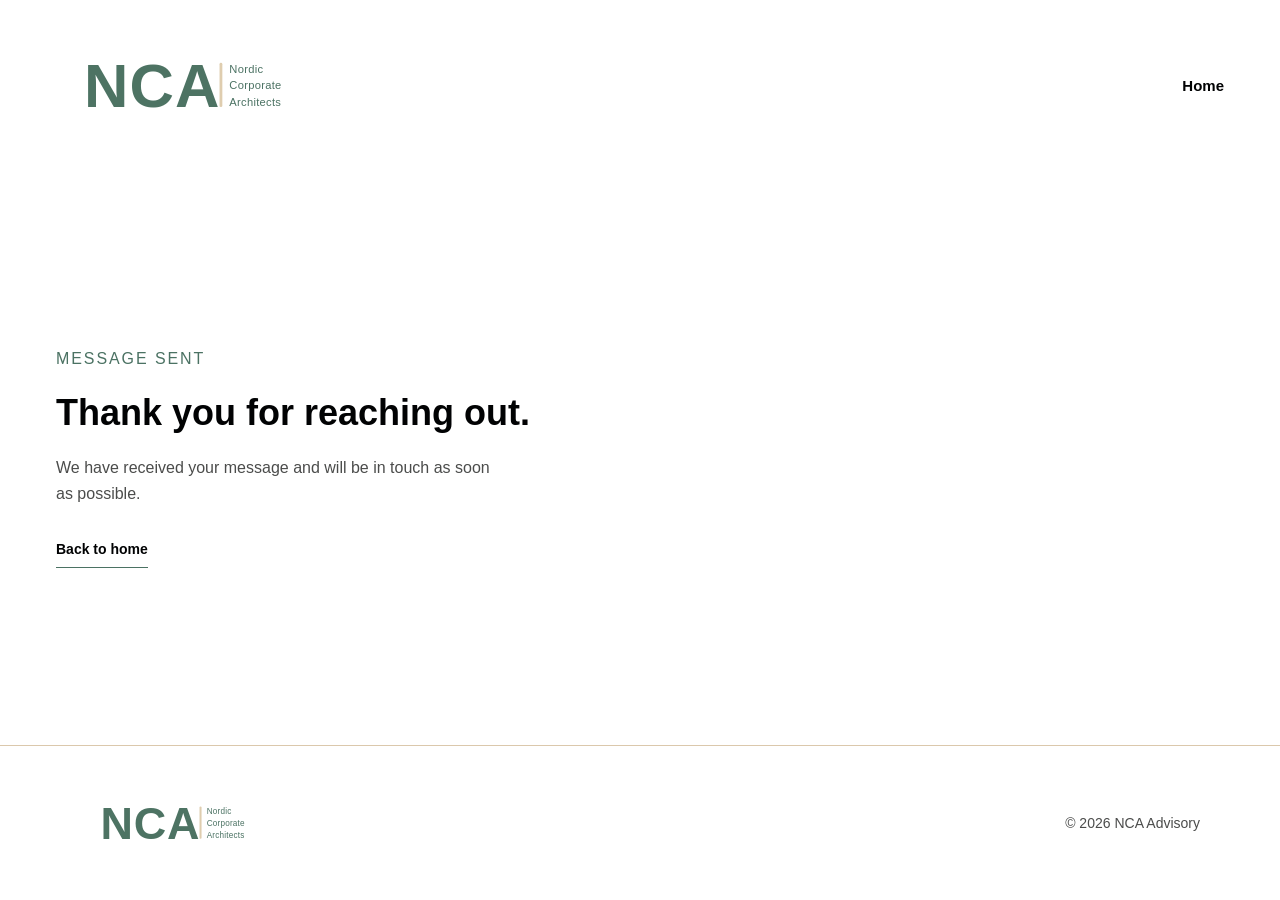
<file: tak/index.html>
<!DOCTYPE html><!--qWGcJBD__X7987jmN_aBA--><html lang="en"><head><meta charSet="utf-8"/><meta name="viewport" content="width=device-width, initial-scale=1"/><link rel="preload" as="image" href="/_next/static/media/nca_logo.1916ac34.svg"/><link rel="stylesheet" href="/_next/static/css/9f912f3a7a15a907.css" data-precedence="next"/><link rel="preload" as="script" fetchPriority="low" href="/_next/static/chunks/webpack-4e6bf084ac60582b.js"/><script src="/_next/static/chunks/4bd1b696-c023c6e3521b1417.js" async=""></script><script src="/_next/static/chunks/255-1f92380adbc6ec99.js" async=""></script><script src="/_next/static/chunks/main-app-1a03d2132babcd87.js" async=""></script><script src="/_next/static/chunks/850-9fa46099ca4fc916.js" async=""></script><script src="/_next/static/chunks/app/tak/page-8900eccc2e583a4c.js" async=""></script><title>Thank you | NCA</title><meta name="description" content="We have received your message and will be in touch soon."/><link rel="icon" href="/icon.svg?50482b722c4ceec4" type="image/svg+xml" sizes="any"/><script src="/_next/static/chunks/polyfills-42372ed130431b0a.js" noModule=""></script></head><body><div hidden=""><!--$--><!--/$--></div><main class="flex min-h-screen flex-col"><header class="mx-auto flex w-full max-w-7xl items-center justify-between px-6 py-6 sm:px-10 lg:px-14"><a aria-label="NCA Advisory home" class="brand-link" href="/"><img alt="Nordic Corporate Architects" width="960" height="255" decoding="async" data-nimg="1" class="brand-logo" style="color:transparent" src="/_next/static/media/nca_logo.1916ac34.svg"/></a><a class="page-nav-link" href="/">Home</a></header><section class="mx-auto flex w-full max-w-7xl flex-1 flex-col justify-center px-6 py-16 sm:px-10 lg:px-14"><p class="mb-5 text-sm font-bold uppercase tracking-[0.12em] text-[var(--primary)]">Message sent</p><h1 class="display-font leading-tight">Thank you for reaching out.</h1><p class="body-text mt-5 max-w-md leading-relaxed text-[var(--muted)]">We have received your message and will be in touch as soon as possible.</p><a class="mt-8 inline-flex w-fit border-b border-[var(--primary)] pb-2 text-sm font-bold text-[var(--primary)]" href="/">Back to home</a></section><footer class="border-t border-[var(--line)] px-6 py-8 sm:px-10 lg:px-14"><div class="site-footer-inner"><a aria-label="NCA Advisory home" class="footer-brand" href="/"><img alt="Nordic Corporate Architects" loading="lazy" width="960" height="255" decoding="async" data-nimg="1" style="color:transparent" src="/_next/static/media/nca_logo.1916ac34.svg"/></a><span>© <!-- -->2026<!-- --> NCA Advisory</span></div></footer></main><!--$--><!--/$--><script src="/_next/static/chunks/webpack-4e6bf084ac60582b.js" id="_R_" async=""></script><script>(self.__next_f=self.__next_f||[]).push([0])</script><script>self.__next_f.push([1,"1:\"$Sreact.fragment\"\n2:I[9766,[],\"\"]\n3:I[8924,[],\"\"]\n4:I[2619,[\"850\",\"static/chunks/850-9fa46099ca4fc916.js\",\"77\",\"static/chunks/app/tak/page-8900eccc2e583a4c.js\"],\"\"]\n5:I[1356,[\"850\",\"static/chunks/850-9fa46099ca4fc916.js\",\"77\",\"static/chunks/app/tak/page-8900eccc2e583a4c.js\"],\"Image\"]\n6:I[4431,[],\"OutletBoundary\"]\n8:I[5278,[],\"AsyncMetadataOutlet\"]\na:I[4431,[],\"ViewportBoundary\"]\nc:I[4431,[],\"MetadataBoundary\"]\nd:\"$Sreact.suspense\"\nf:I[7150,[],\"\"]\n:HL[\"/_next/static/css/9f912f3a7a15a907.css\",\"style\"]\n"])</script><script>self.__next_f.push([1,"0:{\"P\":null,\"b\":\"qWGcJBD_-X7987jmN_aBA\",\"p\":\"\",\"c\":[\"\",\"tak\",\"\"],\"i\":false,\"f\":[[[\"\",{\"children\":[\"tak\",{\"children\":[\"__PAGE__\",{}]}]},\"$undefined\",\"$undefined\",true],[\"\",[\"$\",\"$1\",\"c\",{\"children\":[[[\"$\",\"link\",\"0\",{\"rel\":\"stylesheet\",\"href\":\"/_next/static/css/9f912f3a7a15a907.css\",\"precedence\":\"next\",\"crossOrigin\":\"$undefined\",\"nonce\":\"$undefined\"}]],[\"$\",\"html\",null,{\"lang\":\"en\",\"children\":[\"$\",\"body\",null,{\"children\":[\"$\",\"$L2\",null,{\"parallelRouterKey\":\"children\",\"error\":\"$undefined\",\"errorStyles\":\"$undefined\",\"errorScripts\":\"$undefined\",\"template\":[\"$\",\"$L3\",null,{}],\"templateStyles\":\"$undefined\",\"templateScripts\":\"$undefined\",\"notFound\":[[\"$\",\"main\",null,{\"className\":\"flex min-h-screen flex-col\",\"children\":[[\"$\",\"header\",null,{\"className\":\"mx-auto flex w-full max-w-7xl items-center justify-between px-6 py-6 sm:px-10 lg:px-14\",\"children\":[[\"$\",\"$L4\",null,{\"aria-label\":\"NCA Advisory home\",\"className\":\"brand-link\",\"href\":\"/\",\"children\":[\"$\",\"$L5\",null,{\"alt\":\"Nordic Corporate Architects\",\"className\":\"brand-logo\",\"height\":255,\"priority\":true,\"src\":{\"src\":\"/_next/static/media/nca_logo.1916ac34.svg\",\"height\":220,\"width\":465,\"blurWidth\":0,\"blurHeight\":0},\"width\":960}]}],[\"$\",\"span\",null,{\"className\":\"page-nav-link\",\"children\":\"Page not found\"}]]}],[\"$\",\"section\",null,{\"className\":\"mx-auto flex w-full max-w-7xl flex-1 flex-col justify-center px-6 py-16 sm:px-10 lg:px-14\",\"children\":[[\"$\",\"p\",null,{\"className\":\"mb-5 text-xs font-bold uppercase tracking-[0.18em] text-[var(--primary)]\",\"children\":\"Error 404\"}],[\"$\",\"h1\",null,{\"className\":\"display-font leading-tight\",\"children\":\"This page could not be found.\"}],[\"$\",\"p\",null,{\"className\":\"body-text mt-5 max-w-md leading-relaxed text-[var(--muted)]\",\"children\":\"The link may be outdated, or the address may have been entered incorrectly.\"}],[\"$\",\"$L4\",null,{\"className\":\"mt-8 inline-flex w-fit border-b border-[var(--primary)] pb-2 text-sm font-bold text-[var(--primary)]\",\"href\":\"/\",\"children\":\"Back to home\"}]]}],[\"$\",\"footer\",null,{\"className\":\"border-t border-[var(--line)] px-6 py-8 sm:px-10 lg:px-14\",\"children\":[\"$\",\"div\",null,{\"className\":\"site-footer-inner\",\"children\":[[\"$\",\"$L4\",null,{\"aria-label\":\"NCA Advisory home\",\"className\":\"footer-brand\",\"href\":\"/\",\"children\":[\"$\",\"$L5\",null,{\"alt\":\"Nordic Corporate Architects\",\"height\":255,\"src\":\"$0:f:0:1:1:props:children:1:props:children:props:children:props:notFound:0:props:children:0:props:children:0:props:children:props:src\",\"width\":960}]}],[\"$\",\"span\",null,{\"children\":[\"© \",2026,\" NCA Advisory\"]}]]}]}]]}],[]],\"forbidden\":\"$undefined\",\"unauthorized\":\"$undefined\"}]}]}]]}],{\"children\":[\"tak\",[\"$\",\"$1\",\"c\",{\"children\":[null,[\"$\",\"$L2\",null,{\"parallelRouterKey\":\"children\",\"error\":\"$undefined\",\"errorStyles\":\"$undefined\",\"errorScripts\":\"$undefined\",\"template\":[\"$\",\"$L3\",null,{}],\"templateStyles\":\"$undefined\",\"templateScripts\":\"$undefined\",\"notFound\":\"$undefined\",\"forbidden\":\"$undefined\",\"unauthorized\":\"$undefined\"}]]}],{\"children\":[\"__PAGE__\",[\"$\",\"$1\",\"c\",{\"children\":[[\"$\",\"main\",null,{\"className\":\"flex min-h-screen flex-col\",\"children\":[[\"$\",\"header\",null,{\"className\":\"mx-auto flex w-full max-w-7xl items-center justify-between px-6 py-6 sm:px-10 lg:px-14\",\"children\":[[\"$\",\"$L4\",null,{\"aria-label\":\"NCA Advisory home\",\"className\":\"brand-link\",\"href\":\"/\",\"children\":[\"$\",\"$L5\",null,{\"alt\":\"Nordic Corporate Architects\",\"className\":\"brand-logo\",\"height\":255,\"priority\":true,\"src\":\"$0:f:0:1:1:props:children:1:props:children:props:children:props:notFound:0:props:children:0:props:children:0:props:children:props:src\",\"width\":960}]}],[\"$\",\"$L4\",null,{\"className\":\"page-nav-link\",\"href\":\"/\",\"children\":\"Home\"}]]}],[\"$\",\"section\",null,{\"className\":\"mx-auto flex w-full max-w-7xl flex-1 flex-col justify-center px-6 py-16 sm:px-10 lg:px-14\",\"children\":[[\"$\",\"p\",null,{\"className\":\"mb-5 text-sm font-bold uppercase tracking-[0.12em] text-[var(--primary)]\",\"children\":\"Message sent\"}],[\"$\",\"h1\",null,{\"className\":\"display-font leading-tight\",\"children\":\"Thank you for reaching out.\"}],[\"$\",\"p\",null,{\"className\":\"body-text mt-5 max-w-md leading-relaxed text-[var(--muted)]\",\"children\":\"We have received your message and will be in touch as soon as possible.\"}],[\"$\",\"$L4\",null,{\"className\":\"mt-8 inline-flex w-fit border-b border-[var(--primary)] pb-2 text-sm font-bold text-[var(--primary)]\",\"href\":\"/\",\"children\":\"Back to home\"}]]}],[\"$\",\"footer\",null,{\"className\":\"border-t border-[var(--line)] px-6 py-8 sm:px-10 lg:px-14\",\"children\":[\"$\",\"div\",null,{\"className\":\"site-footer-inner\",\"children\":[[\"$\",\"$L4\",null,{\"aria-label\":\"NCA Advisory home\",\"className\":\"footer-brand\",\"href\":\"/\",\"children\":[\"$\",\"$L5\",null,{\"alt\":\"Nordic Corporate Architects\",\"height\":255,\"src\":\"$0:f:0:1:1:props:children:1:props:children:props:children:props:notFound:0:props:children:0:props:children:0:props:children:props:src\",\"width\":960}]}],[\"$\",\"span\",null,{\"children\":[\"© \",2026,\" NCA Advisory\"]}]]}]}]]}],null,[\"$\",\"$L6\",null,{\"children\":[\"$L7\",[\"$\",\"$L8\",null,{\"promise\":\"$@9\"}]]}]]}],{},null,false]},null,false]},null,false],[\"$\",\"$1\",\"h\",{\"children\":[null,[[\"$\",\"$La\",null,{\"children\":\"$Lb\"}],null],[\"$\",\"$Lc\",null,{\"children\":[\"$\",\"div\",null,{\"hidden\":true,\"children\":[\"$\",\"$d\",null,{\"fallback\":null,\"children\":\"$Le\"}]}]}]]}],false]],\"m\":\"$undefined\",\"G\":[\"$f\",[]],\"s\":false,\"S\":true}\n"])</script><script>self.__next_f.push([1,"b:[[\"$\",\"meta\",\"0\",{\"charSet\":\"utf-8\"}],[\"$\",\"meta\",\"1\",{\"name\":\"viewport\",\"content\":\"width=device-width, initial-scale=1\"}]]\n7:null\n"])</script><script>self.__next_f.push([1,"10:I[622,[],\"IconMark\"]\n9:{\"metadata\":[[\"$\",\"title\",\"0\",{\"children\":\"Thank you | NCA\"}],[\"$\",\"meta\",\"1\",{\"name\":\"description\",\"content\":\"We have received your message and will be in touch soon.\"}],[\"$\",\"link\",\"2\",{\"rel\":\"icon\",\"href\":\"/icon.svg?50482b722c4ceec4\",\"type\":\"image/svg+xml\",\"sizes\":\"any\"}],[\"$\",\"$L10\",\"3\",{}]],\"error\":null,\"digest\":\"$undefined\"}\n"])</script><script>self.__next_f.push([1,"e:\"$9:metadata\"\n"])</script></body></html>
</file>
<file: _next/static/css/9f912f3a7a15a907.css>
/*! tailwindcss v4.3.3 | MIT License | https://tailwindcss.com */@layer properties{@supports (((-webkit-hyphens:none)) and (not (margin-trim:inline))) or ((-moz-orient:inline) and (not (color:rgb(from red r g b)))){*,::backdrop,:after,:before{--tw-rotate-x:initial;--tw-rotate-y:initial;--tw-rotate-z:initial;--tw-skew-x:initial;--tw-skew-y:initial;--tw-border-style:solid;--tw-leading:initial;--tw-font-weight:initial;--tw-tracking:initial}}}@layer theme{:host,:root{--font-sans:-apple-system,BlinkMacSystemFont,"Segoe UI",Roboto,"Helvetica Neue","Noto Sans",Arial,sans-serif,"Apple Color Emoji","Segoe UI Emoji","Segoe UI Symbol","Noto Color Emoji";--font-mono:ui-monospace,SFMono-Regular,Menlo,Monaco,Consolas,"Liberation Mono","Courier New",monospace;--spacing:.25rem;--container-sm:24rem;--container-md:28rem;--container-7xl:80rem;--text-xs:.75rem;--text-xs--line-height:calc(1 / .75);--text-sm:.875rem;--text-sm--line-height:calc(1.25 / .875);--font-weight-bold:700;--leading-tight:1.25;--leading-relaxed:1.625;--default-font-family:var(--font-sans);--default-mono-font-family:var(--font-mono)}}@layer base{*,::backdrop,:after,:before{box-sizing:border-box;border:0 solid;margin:0;padding:0}::file-selector-button{box-sizing:border-box;border:0 solid;margin:0;padding:0}:host,html{-webkit-text-size-adjust:100%;tab-size:4;line-height:1.5;font-family:var(--default-font-family,-apple-system,BlinkMacSystemFont,"Segoe UI",Roboto,"Helvetica Neue","Noto Sans",Arial,sans-serif,"Apple Color Emoji","Segoe UI Emoji","Segoe UI Symbol","Noto Color Emoji");font-feature-settings:var(--default-font-feature-settings,normal);font-variation-settings:var(--default-font-variation-settings,normal);-webkit-tap-highlight-color:transparent}hr{height:0;color:inherit;border-top-width:1px}abbr:where([title]){-webkit-text-decoration:underline dotted;text-decoration:underline dotted}h1,h2,h3,h4,h5,h6{font-size:inherit;font-weight:inherit}a{color:inherit;-webkit-text-decoration:inherit;text-decoration:inherit}b,strong{font-weight:bolder}code,kbd,pre,samp{font-family:var(--default-mono-font-family,ui-monospace,SFMono-Regular,Menlo,Monaco,Consolas,"Liberation Mono","Courier New",monospace);font-feature-settings:var(--default-mono-font-feature-settings,normal);font-variation-settings:var(--default-mono-font-variation-settings,normal);font-size:1em}small{font-size:80%}sub,sup{vertical-align:baseline;font-size:75%;line-height:0;position:relative}sub{bottom:-.25em}sup{top:-.5em}table{text-indent:0;border-color:inherit;border-collapse:collapse}:-moz-focusring:where(:not(iframe)){outline:auto}progress{vertical-align:baseline}summary{display:list-item}menu,ol,ul{list-style:none}audio,canvas,embed,iframe,img,object,svg,video{vertical-align:middle;display:block}img,video{max-width:100%;height:auto}button,input,optgroup,select,textarea{font:inherit;font-feature-settings:inherit;font-variation-settings:inherit;letter-spacing:inherit;color:inherit;opacity:1;background-color:#0000;border-radius:0}::file-selector-button{font:inherit;font-feature-settings:inherit;font-variation-settings:inherit;letter-spacing:inherit;color:inherit;opacity:1;background-color:#0000;border-radius:0}:where(select:is([multiple],[size])) optgroup{font-weight:bolder}:where(select:is([multiple],[size])) optgroup option{padding-inline-start:20px}::file-selector-button{margin-inline-end:4px}::placeholder{opacity:1}@supports (not ((-webkit-appearance:-apple-pay-button))) or (contain-intrinsic-size:1px){::placeholder{color:currentColor}@supports (color:color-mix(in lab,red,red)){::placeholder{color:color-mix(in oklab,currentcolor 50%,transparent)}}}textarea{resize:vertical}::-webkit-search-decoration{-webkit-appearance:none}::-webkit-date-and-time-value{min-height:1lh;text-align:inherit}::-webkit-datetime-edit{display:inline-flex}::-webkit-datetime-edit-fields-wrapper{padding:0}::-webkit-datetime-edit,::-webkit-datetime-edit-year-field{padding-block:0}::-webkit-datetime-edit-day-field,::-webkit-datetime-edit-month-field{padding-block:0}::-webkit-datetime-edit-hour-field,::-webkit-datetime-edit-minute-field{padding-block:0}::-webkit-datetime-edit-millisecond-field,::-webkit-datetime-edit-second-field{padding-block:0}::-webkit-datetime-edit-meridiem-field{padding-block:0}::-webkit-calendar-picker-indicator{line-height:1}:-moz-ui-invalid{box-shadow:none}button,input:where([type=button],[type=reset],[type=submit]){appearance:button}::file-selector-button{appearance:button}::-webkit-inner-spin-button,::-webkit-outer-spin-button{height:auto}[hidden]:where(:not([hidden=until-found])){display:none!important}}@layer components;@layer utilities{.static{position:static}.mx-auto{margin-inline:auto}.mt-5{margin-top:calc(var(--spacing) * 5)}.mt-8{margin-top:calc(var(--spacing) * 8)}.mb-5{margin-bottom:calc(var(--spacing) * 5)}.contents{display:contents}.flex{display:flex}.grid{display:grid}.inline-flex{display:inline-flex}.min-h-screen{min-height:100vh}.w-fit{width:fit-content}.w-full{width:100%}.max-w-7xl{max-width:var(--container-7xl)}.max-w-md{max-width:var(--container-md)}.max-w-sm{max-width:var(--container-sm)}.flex-1{flex:1}.transform{transform:var(--tw-rotate-x,) var(--tw-rotate-y,) var(--tw-rotate-z,) var(--tw-skew-x,) var(--tw-skew-y,)}.flex-col{flex-direction:column}.items-center{align-items:center}.justify-between{justify-content:space-between}.justify-center{justify-content:center}.gap-12{gap:calc(var(--spacing) * 12)}.border-t{border-top-style:var(--tw-border-style);border-top-width:1px}.border-b{border-bottom-style:var(--tw-border-style);border-bottom-width:1px}.border-\[var\(--line\)\]{border-color:var(--line)}.border-\[var\(--primary\)\]{border-color:var(--primary)}.px-6{padding-inline:calc(var(--spacing) * 6)}.py-6{padding-block:calc(var(--spacing) * 6)}.py-8{padding-block:calc(var(--spacing) * 8)}.py-16{padding-block:calc(var(--spacing) * 16)}.pt-2{padding-top:calc(var(--spacing) * 2)}.pb-2{padding-bottom:calc(var(--spacing) * 2)}.text-sm{font-size:var(--text-sm);line-height:var(--tw-leading,var(--text-sm--line-height))}.text-xs{font-size:var(--text-xs);line-height:var(--tw-leading,var(--text-xs--line-height))}.leading-relaxed{--tw-leading:var(--leading-relaxed);line-height:var(--leading-relaxed)}.leading-tight{--tw-leading:var(--leading-tight);line-height:var(--leading-tight)}.font-bold{--tw-font-weight:var(--font-weight-bold);font-weight:var(--font-weight-bold)}.tracking-\[0\.12em\]{--tw-tracking:.12em;letter-spacing:.12em}.tracking-\[0\.18em\]{--tw-tracking:.18em;letter-spacing:.18em}.text-\[var\(--muted\)\]{color:var(--muted)}.text-\[var\(--primary\)\]{color:var(--primary)}.uppercase{text-transform:uppercase}@media (min-width:40rem){.sm\:px-10{padding-inline:calc(var(--spacing) * 10)}}@media (min-width:64rem){.lg\:grid-cols-\[0\.8fr_1\.2fr\]{grid-template-columns:.8fr 1.2fr}.lg\:gap-24{gap:calc(var(--spacing) * 24)}.lg\:border-t-0{border-top-style:var(--tw-border-style);border-top-width:0}.lg\:border-l{border-left-style:var(--tw-border-style);border-left-width:1px}.lg\:px-14{padding-inline:calc(var(--spacing) * 14)}.lg\:py-24{padding-block:calc(var(--spacing) * 24)}.lg\:pl-12{padding-left:calc(var(--spacing) * 12)}}}:root{--primary:#4b7263;--secondary:#010203;--sand:#dbc8ac;--ink:var(--secondary);--muted:#4b4c4b;--paper:#fff;--line:#dbc8ac;--accent:var(--sand);--deep:var(--primary);color-scheme:light;background:var(--paper);color:var(--ink);font-family:Aptos,Segoe UI,sans-serif}*{box-sizing:border-box}html{scroll-behavior:smooth}body{-webkit-font-smoothing:antialiased;min-width:320px;margin:0;font-family:Aptos,Segoe UI,sans-serif;font-size:16px;font-weight:400;line-height:1.6}.display-font,h1,h2,h3{font-family:Aptos Display,Aptos,Segoe UI,sans-serif}.heading-one,h1{font-size:36px;font-weight:700}.heading-two,h2{font-size:28px;font-weight:400}.heading-three,h3{font-family:Aptos,Segoe UI,sans-serif;font-size:20px;font-weight:700}.body-text,p{font-size:16px;font-weight:400}a{color:inherit;text-decoration:none}a,button{-webkit-tap-highlight-color:transparent}::selection{background:var(--accent);color:var(--ink)}.display-font{font-family:Aptos Display,Aptos,Segoe UI,sans-serif}.page-enter{animation:page-enter .7s both}.reveal-delay{animation-delay:.12s}.site-header{z-index:5;background:#fff;position:relative}.site-footer-inner,.site-header-inner{justify-content:space-between;align-items:center;width:min(100% - 48px,1360px);margin:0 auto;display:flex}.site-header-inner{min-height:92px}.brand-link{align-items:center;width:min(260px,42vw);display:inline-flex}.brand-logo{width:100%;height:auto;display:block}.main-nav{align-items:center;gap:clamp(18px,3vw,46px);font-size:15px;display:flex}.main-nav a,.site-footer a{transition:color .16s}.main-nav a{border-bottom:2px solid var(--sand);padding-bottom:5px}.main-nav a:hover,.nav-contact,.site-footer a:hover{color:var(--primary)}.nav-contact{min-height:42px;align-items:center;gap:8px;font-weight:700;display:inline-flex}.page-nav-link{color:var(--ink);font-size:15px;font-weight:600;transition:color .16s}.page-nav-link:hover{color:var(--primary)}.home-hero{background:var(--deep);color:#fff;align-items:stretch;min-height:min(760px,100svh - 92px);display:flex;position:relative;overflow:hidden}.hero-image,.hero-shade{position:absolute;inset:0}.hero-image{object-fit:cover;object-position:center 58%}.hero-shade{background:#0102035c}.hero-inner{width:min(100% - 48px,1360px);min-height:inherit;flex-direction:column;justify-content:space-between;margin:0 auto;padding:112px 0 56px;display:flex;position:relative}.hero-copy{max-width:980px}.home-hero-title{color:#fff;margin:0;font-family:Aptos Display,Aptos,Segoe UI,sans-serif;font-size:64px;font-weight:700;line-height:1.08}.hero-bottom-row{justify-content:space-between;align-items:flex-end;gap:48px;display:flex}.hero-contact-button{border:2px solid var(--primary);color:#fff;border-radius:999px;justify-content:center;align-items:center;min-width:174px;min-height:54px;padding:0 25px;font-size:16px;font-weight:700;transition:background-color .16s,color .16s;display:inline-flex}.hero-contact-button:hover{background:var(--primary)}.hero-promises{flex-direction:column;align-items:flex-end;gap:5px;display:flex}.hero-promises p{color:var(--sand);margin:0;font-family:Aptos Display,Aptos,Segoe UI,sans-serif;font-size:40px;font-weight:600;line-height:1.2}.hero-promises p span{color:var(--primary)}@media (min-width:761px) and (max-width:1050px){.home-hero-title{font-size:48px}.hero-promises p{font-size:36px}.about-panel,.services-panel{padding:48px 36px}.about-title{font-size:36px}.about-copy p{font-size:16px}.services-list{gap:34px 24px}.service-group h3{font-size:23px}.service-group ul{font-size:14px}}.approach-section,.contact-band,.focus-section,.intro-section{padding:clamp(76px,10vw,144px) 24px}.intro-section{grid-template-columns:minmax(0,1fr) minmax(0,2fr);padding:0;display:grid}.about-panel,.services-panel{min-width:0;padding:clamp(48px,6vw,92px)}.about-panel{background:#fff}.about-panel .section-eyebrow,.services-panel .section-eyebrow{letter-spacing:.1em;text-transform:uppercase;margin:0 0 22px;font-size:14px;font-weight:700}.about-panel .section-eyebrow{color:var(--muted)}.about-title{color:var(--primary);margin:0 0 28px;font-family:Aptos Display,Aptos,Segoe UI,sans-serif;font-size:42px;font-weight:700;line-height:1.08}.about-copy{max-width:480px}.about-copy p{color:var(--secondary);margin:0;font-size:18px;line-height:1.55}.about-copy p+p{margin-top:24px}.about-copy em{color:var(--primary);font-style:italic}.services-panel{background:var(--sand)}.services-panel .section-eyebrow{color:var(--secondary)}.services-list{grid-template-columns:repeat(2,minmax(0,1fr));align-items:start;gap:42px 36px;display:grid}.service-group{min-width:0}.service-group h3{color:var(--primary);margin:0;font-family:Aptos Display,Aptos,Segoe UI,sans-serif;font-size:26px;font-weight:600;line-height:1.2}.service-group ul{color:var(--secondary);gap:10px;margin:16px 0 0;padding-left:20px;font-size:15px;line-height:1.45;display:grid}.service-group li{padding-left:3px}.approach-contact-section{grid-template-columns:minmax(0,2fr) minmax(340px,1fr);align-items:stretch;display:grid}.approach-main{background:var(--primary);color:#fff;min-width:0;padding:clamp(56px,7vw,104px)}.approach-eyebrow,.inquiry-eyebrow{letter-spacing:.1em;text-transform:uppercase;margin:0 0 22px;font-size:14px;font-weight:700}.approach-eyebrow{color:var(--sand)}.approach-main>h2{color:#fff;max-width:760px;margin:0;font-family:Aptos Display,Aptos,Segoe UI,sans-serif;font-size:46px;font-weight:700;line-height:1.08}.approach-description{color:#fff;max-width:820px;margin:28px 0 0;font-size:18px;line-height:1.65}.approach-description span{color:var(--sand)}.principles-grid{grid-template-columns:repeat(2,minmax(0,1fr));gap:40px;margin-top:48px;display:grid}.principles-column{align-content:start;gap:24px;display:grid}.principles-column h3{color:var(--sand);margin:0;font-family:Aptos Display,Aptos,Segoe UI,sans-serif;font-size:25px;font-weight:600;line-height:1.2}.principle-item p{color:#ffffffe6;margin:12px 0 0;font-size:15px;line-height:1.55}.inquiry-panel{background:#fff;min-width:0;padding:clamp(40px,4vw,64px)}.inquiry-eyebrow{color:var(--primary)}.inquiry-panel>h2{color:var(--secondary);margin:0 0 28px;font-family:Aptos Display,Aptos,Segoe UI,sans-serif;font-size:34px;font-weight:700;line-height:1.12}.inquiry-form{gap:18px;display:grid}.inquiry-field{gap:7px;display:grid}.inquiry-field label{color:var(--secondary);font-size:14px;font-weight:600}.inquiry-field input,.inquiry-field select,.inquiry-field textarea{width:100%;min-height:46px;color:var(--secondary);font:inherit;background:#fff;border:1px solid #aeb8b3;border-radius:2px;padding:10px 12px;font-size:15px;line-height:1.4}.inquiry-field textarea{resize:vertical;min-height:112px}.inquiry-field input:focus,.inquiry-field select:focus,.inquiry-field textarea:focus{border-color:var(--primary);outline-offset:1px;outline:2px solid #4b726338}.inquiry-submit{background:var(--primary);color:#fff;min-height:50px;font:inherit;cursor:pointer;border:0;border-radius:2px;padding:0 20px;font-size:15px;font-weight:700;transition:background-color .16s}.inquiry-submit:hover{background:var(--secondary)}.inquiry-submit:disabled{cursor:wait;opacity:.65}.inquiry-error{color:#a32121;margin:0;font-size:14px}.inquiry-success{border-left:3px solid var(--primary);color:var(--secondary);background:#4b72631a;margin:0;padding:16px 18px;font-size:16px;line-height:1.5}@media (min-width:761px) and (max-width:1000px){.approach-contact-section{grid-template-columns:1fr}.approach-main,.inquiry-panel{padding:56px 48px}}.approach-inner,.contact-band-inner,.focus-inner,.intro-inner{width:min(100%,1200px);margin:0 auto}.contact-band .section-eyebrow,.focus-section .section-eyebrow,.intro-section .section-eyebrow{color:var(--primary)}.approach-grid,.intro-grid{grid-template-columns:1.05fr .75fr;align-items:end;gap:clamp(40px,9vw,140px);display:grid}.home-section-title{max-width:720px;color:var(--secondary);margin:0;font-family:Aptos Display,Aptos,Segoe UI,sans-serif;font-size:44px;font-weight:600;line-height:1.08}.approach-copy,.intro-copy{max-width:440px}.approach-copy p,.focus-intro,.intro-copy p{color:var(--muted);margin:0;font-size:16px;line-height:1.7}.approach-link,.underlined-link{border-bottom:1px solid var(--primary);color:var(--primary);align-items:center;gap:18px;margin-top:28px;padding-bottom:9px;font-size:15px;font-weight:700;display:inline-flex}.focus-section{background:var(--sand)}.focus-heading{justify-content:space-between;align-items:end;gap:40px;margin-bottom:54px;display:flex}.focus-heading .home-section-title{max-width:670px}.focus-intro{color:#343531;max-width:340px}.focus-list{border-top:1px solid #01020347}.focus-item{border-bottom:1px solid #01020347;grid-template-columns:64px 1.1fr 1fr;align-items:start;gap:28px;padding:26px 0;display:grid}.focus-number{color:var(--primary);font-size:14px;font-weight:700}.focus-item h3{margin:-4px 0 0;font-family:Aptos Display,Aptos,Segoe UI,sans-serif;font-size:20px;font-weight:600;line-height:1.25}.focus-item p{color:#343531;max-width:420px;margin:0;font-size:16px;line-height:1.6}.approach-section{background:var(--primary);color:#fff}.approach-section .section-eyebrow{color:var(--sand)}.approach-section .home-section-title{color:#fff}.approach-section .home-section-title span{color:var(--sand)}.approach-copy p{color:#ffffffdb}.approach-copy p+p{margin-top:16px}.approach-link{border-color:var(--sand);color:var(--sand)}.contact-band-inner{justify-content:space-between;align-items:center;gap:40px;display:flex}.button-dark{background:var(--secondary);color:#fff;flex:none}.button-dark:hover{background:var(--primary)}.site-footer{border-top:1px solid var(--line);padding:24px}.site-footer-inner{min-height:58px;color:var(--muted);gap:24px;font-size:14px}.footer-brand{width:190px;display:inline-flex}.footer-brand img{width:100%;height:auto;display:block}@media (max-width:760px){.site-footer-inner,.site-header-inner{width:min(100% - 36px,1360px)}.site-header-inner{min-height:76px}.brand-link{width:min(190px,45vw)}.main-nav{gap:16px;font-size:14px}.main-nav a:first-child{display:none}.nav-contact{gap:8px;min-height:36px}.home-hero{min-height:min(720px,100svh - 76px)}.hero-inner{width:min(100% - 40px,1360px);padding:86px 0 36px}.hero-image{object-position:58% center}.hero-shade{background:#0102036b}.home-hero-title{font-size:42px}.hero-bottom-row{flex-direction:column-reverse;gap:28px}.hero-bottom-row,.hero-promises{align-items:flex-start}.hero-promises p{font-size:22px}.intro-section{grid-template-columns:1fr}.about-panel,.services-panel{padding:48px 24px}.about-title{max-width:480px;font-size:36px}.about-copy p{font-size:16px}.approach-contact-section{grid-template-columns:1fr}.approach-main{padding:48px 24px}.approach-main>h2{font-size:36px}.approach-description{margin-top:22px;font-size:16px}.principles-grid{gap:24px;margin-top:32px}.principles-column{gap:18px}.principles-column h3{font-size:19px}.inquiry-panel{padding:40px 24px}.inquiry-panel>h2{font-size:30px}.services-list{grid-template-columns:1fr;gap:28px}.service-group h3{font-size:25px}.service-group ul{font-size:15px}.approach-grid,.intro-grid{grid-template-columns:1fr;gap:28px}.contact-band-inner,.focus-heading{flex-direction:column;align-items:flex-start}.focus-heading{gap:24px;margin-bottom:36px}.focus-item{grid-template-columns:34px 1fr;gap:12px 16px;padding:22px 0}.focus-item h3{font-size:19px}.focus-item p{grid-column:2}.site-footer-inner{flex-wrap:wrap}.footer-brand{width:150px}.home-section-title{font-size:32px}}@media (max-width:420px){.hero-actions{flex-direction:column;align-items:flex-start;gap:20px}}@keyframes page-enter{0%{opacity:0;transform:translateY(14px)}to{opacity:1;transform:translateY(0)}}@media (prefers-reduced-motion:reduce){*,:after,:before{scroll-behavior:auto!important;animation-duration:.01ms!important;animation-iteration-count:1!important}}@property --tw-rotate-x{syntax:"*";inherits:false}@property --tw-rotate-y{syntax:"*";inherits:false}@property --tw-rotate-z{syntax:"*";inherits:false}@property --tw-skew-x{syntax:"*";inherits:false}@property --tw-skew-y{syntax:"*";inherits:false}@property --tw-border-style{syntax:"*";inherits:false;initial-value:solid}@property --tw-leading{syntax:"*";inherits:false}@property --tw-font-weight{syntax:"*";inherits:false}@property --tw-tracking{syntax:"*";inherits:false}
</file>
